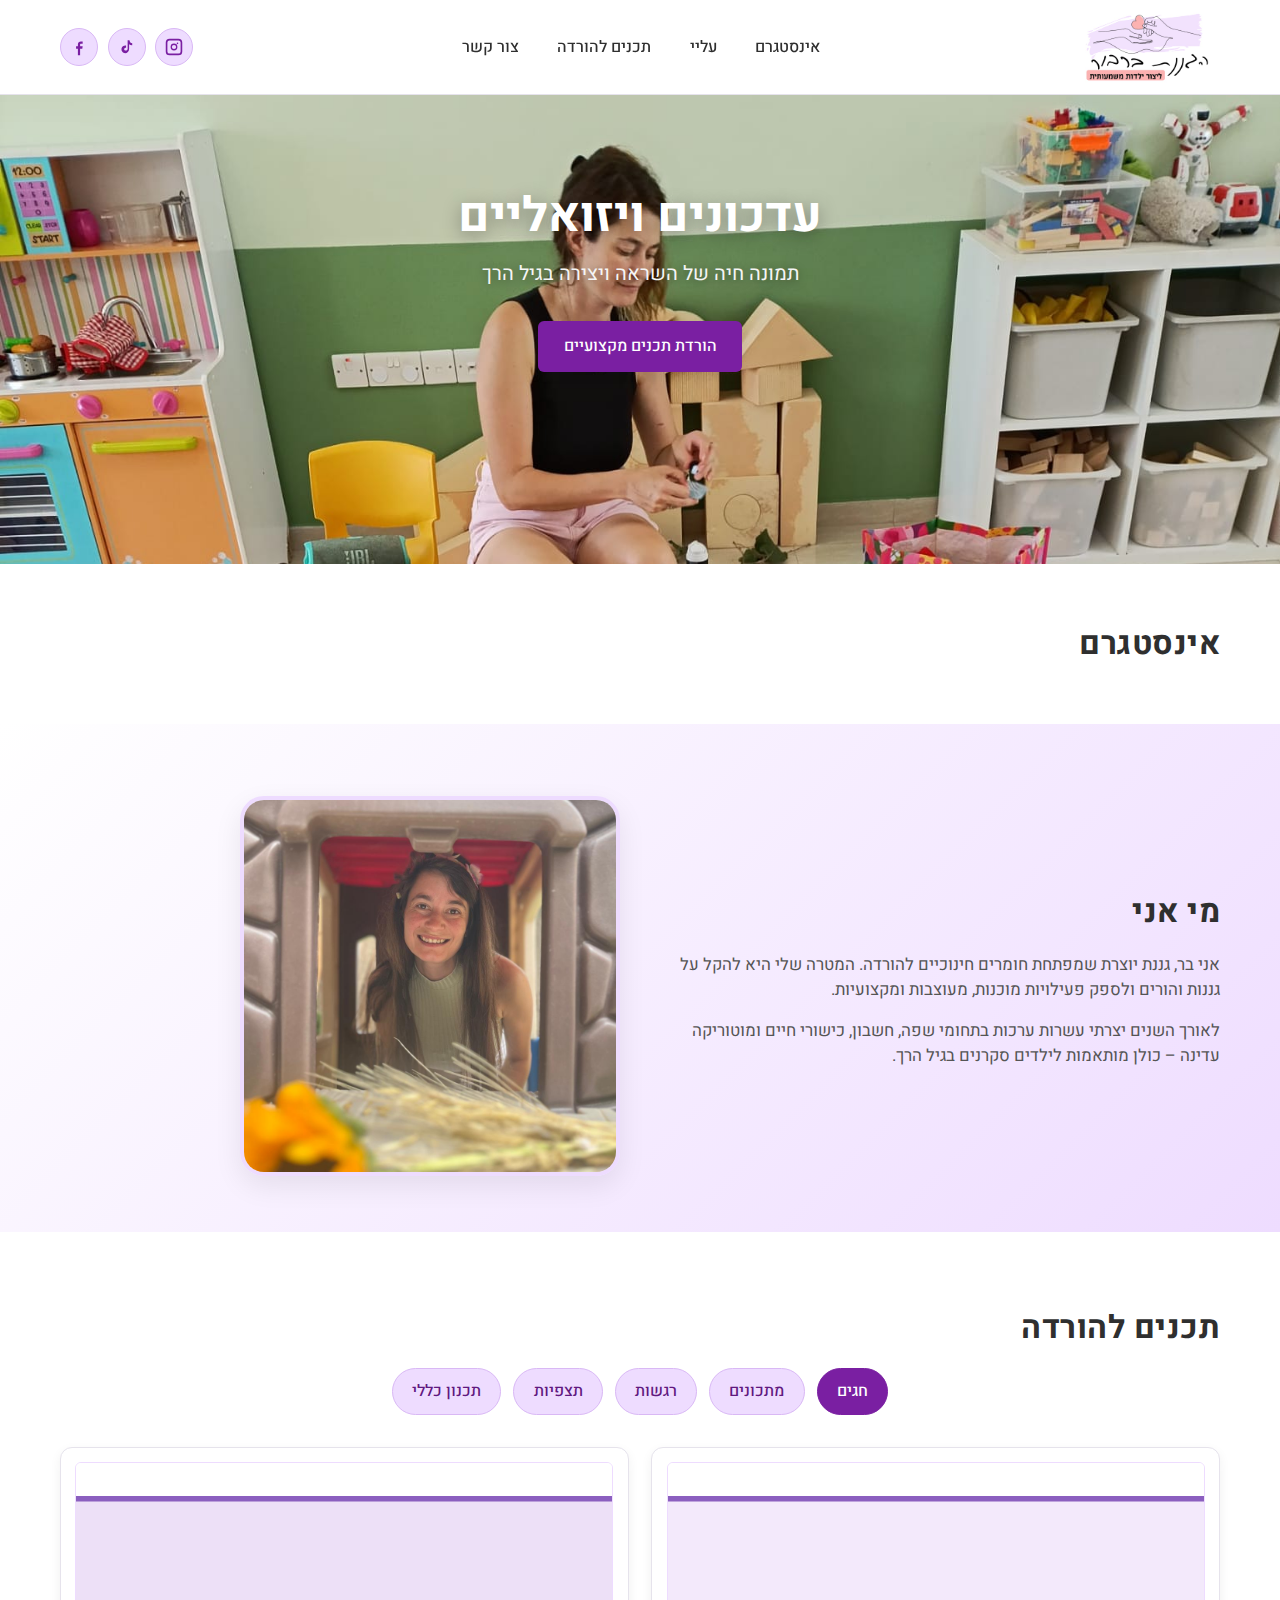
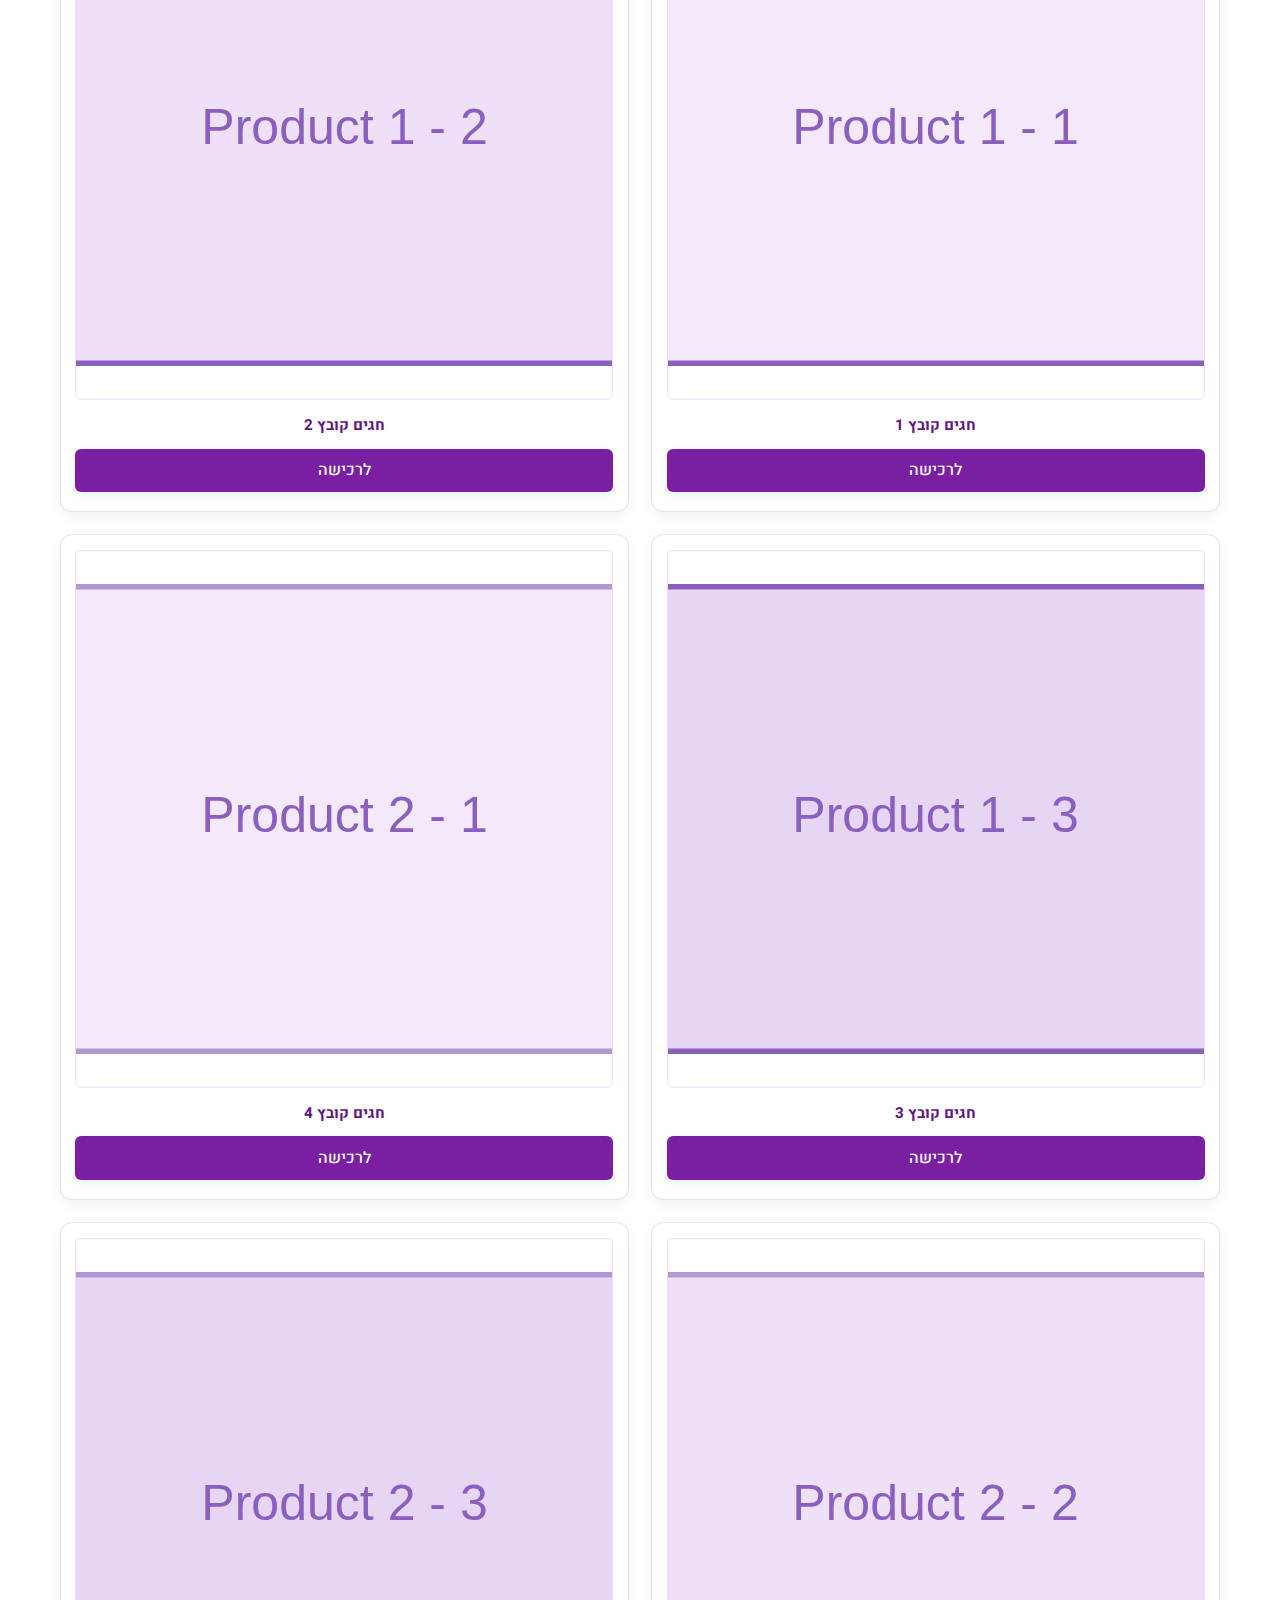
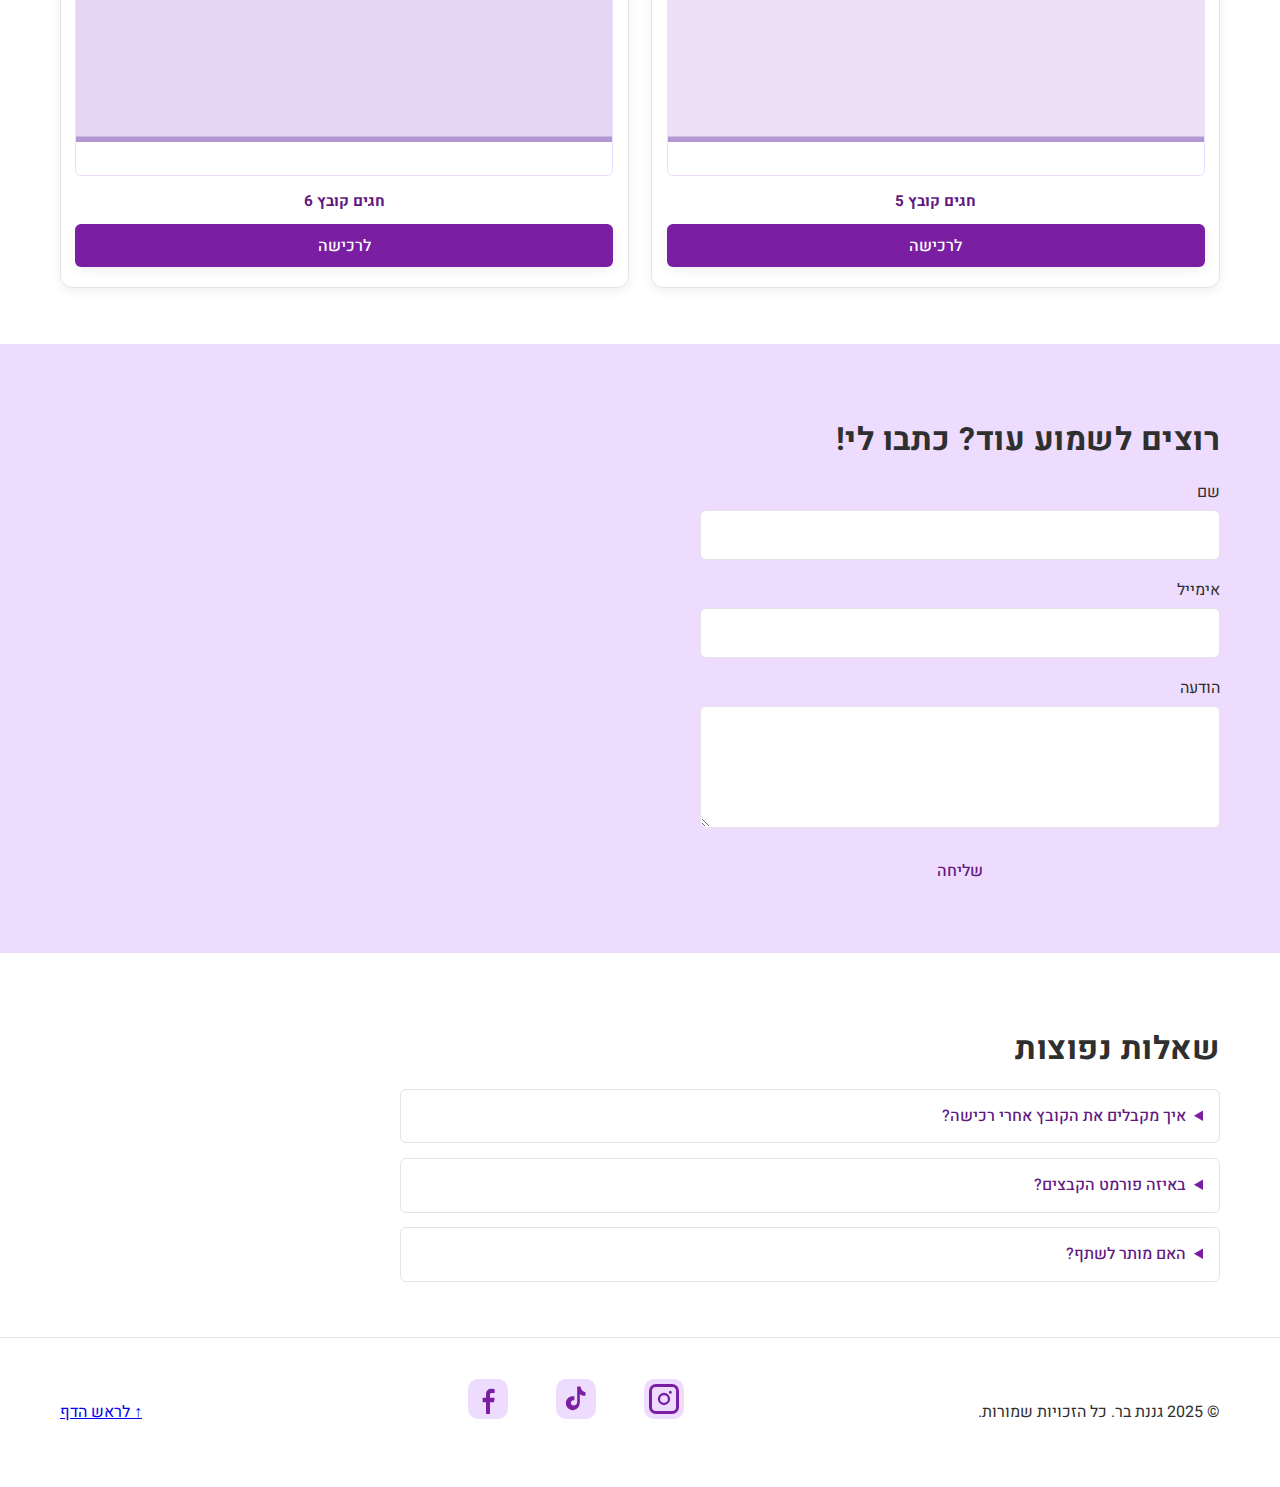
<file: website/index.html>
<!DOCTYPE html>
<html lang="he" dir="rtl">
<head>
  <meta charset="UTF-8" />
  <meta name="viewport" content="width=device-width, initial-scale=1.0" />
  <title>גננת בר - חנות קבצים חינוכיים</title>
  <meta name="description" content="קבצים חינוכיים איכותיים להורדה לגיל הרך. יצירה, למידה ומשחק.">
  <link rel="preconnect" href="https://fonts.googleapis.com">
  <link rel="preconnect" href="https://fonts.gstatic.com" crossorigin>
  <link href="https://fonts.googleapis.com/css2?family=Heebo:wght@300;400;500;600;700&display=swap" rel="stylesheet">
  <link rel="stylesheet" href="css/style.css?v=1">
  <link rel="stylesheet" href="css/responsive.css?v=1">
</head>
<body>
  <!-- Header -->
  <header class="site-header" id="top">
    <div class="container header-inner">
      <div class="logo"><img src="images/logo.png" alt="לוגו" class="logo-img" /></div>
      <div class="nav-wrapper">
        <nav class="main-nav" id="mainNav">
          <button class="nav-toggle" id="navToggle" aria-label="תפריט">☰</button>
          <ul class="nav-list">
            <li><a href="#instagram">אינסטגרם</a></li>
            <li><a href="#about">עליי</a></li>
            <li><a href="#shop">תכנים להורדה</a></li>
            <li><a href="#contact">צור קשר</a></li>
          </ul>
        </nav>
      </div>
      <div class="header-social">
        <a href="https://www.instagram.com/lapidotbar/" target="_blank" aria-label="Instagram"><img src="images/icon-instagram.svg" alt="Instagram" /></a>
        <a href="https://www.tiktok.com/@lapidotbar" target="_blank" aria-label="TikTok"><img src="images/icon-tiktok.svg" alt="TikTok" /></a>
        <a href="https://www.facebook.com/haganenet.barbur" target="_blank" aria-label="Facebook"><img src="images/icon-facebook.svg" alt="Facebook" /></a>
      </div>
    </div>
  </header>

  <!-- Hero -->
  <section class="hero main-hero no-overlay" id="top-hero">
      <div class="hero-content-plain">
        <h1 class="hero-inline-title">עדכונים ויזואליים</h1>
        <p class="hero-inline-sub">תמונה חיה של השראה ויצירה בגיל הרך</p>
  <a href="#shop" class="btn primary hero-inline-btn">הורדת תכנים מקצועיים</a>
      </div>
  </section>

  <!-- Instagram feed separate section -->
  <section class="instagram-feed-section" id="instagram">
    <div class="container">
      <h2 class="section-title">אינסטגרם</h2>
      <div class="instagram-feed-wrapper standalone">
        <div class="elfsight-app-a230e2ce-ccd9-4ccb-8baf-a0e73d0e0b87" data-elfsight-app-lazy></div>
      </div>
    </div>
  </section>


  <!-- About -->
  <section class="about" id="about">
    <div class="container about-layout">
      <div class="about-text-block">
        <h2 class="section-title">מי אני</h2>
        <p class="about-text">אני בר, גננת יוצרת שמפתחת חומרים חינוכיים להורדה. המטרה שלי היא להקל על גננות והורים ולספק פעילויות מוכנות, מעוצבות ומקצועיות.</p>
        <p class="about-text">לאורך השנים יצרתי עשרות ערכות בתחומי שפה, חשבון, כישורי חיים ומוטוריקה עדינה – כולן מותאמות לילדים סקרנים בגיל הרך.</p>
      </div>
      <div class="about-image-wrapper">
        <img src="images/whoami.jpeg" alt="בר – גננת בפעילות" class="about-image" />
      </div>
    </div>
  </section>

  <!-- Shop -->
  <section class="shop" id="shop">
    <div class="container">
  <h2 class="section-title">תכנים להורדה</h2>
      <nav class="shop-category-nav" aria-label="קטגוריות חנות">
        <ul class="shop-cat-list">
          <li><button class="shop-cat-btn active" data-target="holidays">חגים</button></li>
          <li><button class="shop-cat-btn" data-target="recipes">מתכונים</button></li>
          <li><button class="shop-cat-btn" data-target="emotions">רגשות</button></li>
          <li><button class="shop-cat-btn" data-target="observations">תצפיות</button></li>
          <li><button class="shop-cat-btn" data-target="planning">תכנון כללי</button></li>
        </ul>
      </nav>
      <div class="product-panels">
        <div class="product-panel" data-panel="holidays">
          <div class="file-grid">
            <div class="file-card"><img src="images/product1-slide1.svg" alt="חגים קובץ 1"><h4>חגים קובץ 1</h4><a class="btn primary" href="purchase.html?cat=holidays&file=1">לרכישה</a></div>
            <div class="file-card"><img src="images/product1-slide2.svg" alt="חגים קובץ 2"><h4>חגים קובץ 2</h4><a class="btn primary" href="purchase.html?cat=holidays&file=2">לרכישה</a></div>
            <div class="file-card"><img src="images/product1-slide3.svg" alt="חגים קובץ 3"><h4>חגים קובץ 3</h4><a class="btn primary" href="purchase.html?cat=holidays&file=3">לרכישה</a></div>
            <div class="file-card"><img src="images/product2-slide1.svg" alt="חגים קובץ 4"><h4>חגים קובץ 4</h4><a class="btn primary" href="purchase.html?cat=holidays&file=4">לרכישה</a></div>
            <div class="file-card"><img src="images/product2-slide2.svg" alt="חגים קובץ 5"><h4>חגים קובץ 5</h4><a class="btn primary" href="purchase.html?cat=holidays&file=5">לרכישה</a></div>
            <div class="file-card"><img src="images/product2-slide3.svg" alt="חגים קובץ 6"><h4>חגים קובץ 6</h4><a class="btn primary" href="purchase.html?cat=holidays&file=6">לרכישה</a></div>
          </div>
        </div>
        <div class="product-panel hidden" data-panel="recipes">
          <div class="file-grid">
            <div class="file-card"><img src="images/product3-slide1.svg" alt="מתכונים קובץ 1"><h4>מתכונים קובץ 1</h4><a class="btn primary" href="purchase.html?cat=recipes&file=1">לרכישה</a></div>
            <div class="file-card"><img src="images/product3-slide2.svg" alt="מתכונים קובץ 2"><h4>מתכונים קובץ 2</h4><a class="btn primary" href="purchase.html?cat=recipes&file=2">לרכישה</a></div>
            <div class="file-card"><img src="images/product3-slide3.svg" alt="מתכונים קובץ 3"><h4>מתכונים קובץ 3</h4><a class="btn primary" href="purchase.html?cat=recipes&file=3">לרכישה</a></div>
            <div class="file-card"><img src="images/product4-slide1.svg" alt="מתכונים קובץ 4"><h4>מתכונים קובץ 4</h4><a class="btn primary" href="purchase.html?cat=recipes&file=4">לרכישה</a></div>
            <div class="file-card"><img src="images/product4-slide2.svg" alt="מתכונים קובץ 5"><h4>מתכונים קובץ 5</h4><a class="btn primary" href="purchase.html?cat=recipes&file=5">לרכישה</a></div>
            <div class="file-card"><img src="images/product4-slide3.svg" alt="מתכונים קובץ 6"><h4>מתכונים קובץ 6</h4><a class="btn primary" href="purchase.html?cat=recipes&file=6">לרכישה</a></div>
          </div>
        </div>
        <div class="product-panel hidden" data-panel="emotions">
          <div class="file-grid">
            <div class="file-card"><img src="images/product4-slide1.svg" alt="רגשות קובץ 1"><h4>רגשות קובץ 1</h4><a class="btn primary" href="purchase.html?cat=emotions&file=1">לרכישה</a></div>
            <div class="file-card"><img src="images/product4-slide2.svg" alt="רגשות קובץ 2"><h4>רגשות קובץ 2</h4><a class="btn primary" href="purchase.html?cat=emotions&file=2">לרכישה</a></div>
            <div class="file-card"><img src="images/product4-slide3.svg" alt="רגשות קובץ 3"><h4>רגשות קובץ 3</h4><a class="btn primary" href="purchase.html?cat=emotions&file=3">לרכישה</a></div>
            <div class="file-card"><img src="images/product1-slide1.svg" alt="רגשות קובץ 4"><h4>רגשות קובץ 4</h4><a class="btn primary" href="purchase.html?cat=emotions&file=4">לרכישה</a></div>
            <div class="file-card"><img src="images/product1-slide2.svg" alt="רגשות קובץ 5"><h4>רגשות קובץ 5</h4><a class="btn primary" href="purchase.html?cat=emotions&file=5">לרכישה</a></div>
            <div class="file-card"><img src="images/product1-slide3.svg" alt="רגשות קובץ 6"><h4>רגשות קובץ 6</h4><a class="btn primary" href="purchase.html?cat=emotions&file=6">לרכישה</a></div>
          </div>
        </div>
        <div class="product-panel hidden" data-panel="observations">
          <div class="file-grid">
            <div class="file-card"><img src="images/product2-slide1.svg" alt="תצפיות קובץ 1"><h4>תצפיות קובץ 1</h4><a class="btn primary" href="purchase.html?cat=observations&file=1">לרכישה</a></div>
            <div class="file-card"><img src="images/product2-slide2.svg" alt="תצפיות קובץ 2"><h4>תצפיות קובץ 2</h4><a class="btn primary" href="purchase.html?cat=observations&file=2">לרכישה</a></div>
            <div class="file-card"><img src="images/product2-slide3.svg" alt="תצפיות קובץ 3"><h4>תצפיות קובץ 3</h4><a class="btn primary" href="purchase.html?cat=observations&file=3">לרכישה</a></div>
            <div class="file-card"><img src="images/product3-slide1.svg" alt="תצפיות קובץ 4"><h4>תצפיות קובץ 4</h4><a class="btn primary" href="purchase.html?cat=observations&file=4">לרכישה</a></div>
            <div class="file-card"><img src="images/product3-slide2.svg" alt="תצפיות קובץ 5"><h4>תצפיות קובץ 5</h4><a class="btn primary" href="purchase.html?cat=observations&file=5">לרכישה</a></div>
            <div class="file-card"><img src="images/product3-slide3.svg" alt="תצפיות קובץ 6"><h4>תצפיות קובץ 6</h4><a class="btn primary" href="purchase.html?cat=observations&file=6">לרכישה</a></div>
          </div>
        </div>
        <div class="product-panel hidden" data-panel="planning">
          <div class="file-grid">
            <div class="file-card"><img src="images/product1-slide1.svg" alt="תכנון כללי קובץ 1"><h4>תכנון כללי קובץ 1</h4><a class="btn primary" href="purchase.html?cat=planning&file=1">לרכישה</a></div>
            <div class="file-card"><img src="images/product1-slide2.svg" alt="תכנון כללי קובץ 2"><h4>תכנון כללי קובץ 2</h4><a class="btn primary" href="purchase.html?cat=planning&file=2">לרכישה</a></div>
            <div class="file-card"><img src="images/product1-slide3.svg" alt="תכנון כללי קובץ 3"><h4>תכנון כללי קובץ 3</h4><a class="btn primary" href="purchase.html?cat=planning&file=3">לרכישה</a></div>
            <div class="file-card"><img src="images/product4-slide1.svg" alt="תכנון כללי קובץ 4"><h4>תכנון כללי קובץ 4</h4><a class="btn primary" href="purchase.html?cat=planning&file=4">לרכישה</a></div>
            <div class="file-card"><img src="images/product4-slide2.svg" alt="תכנון כללי קובץ 5"><h4>תכנון כללי קובץ 5</h4><a class="btn primary" href="purchase.html?cat=planning&file=5">לרכישה</a></div>
            <div class="file-card"><img src="images/product4-slide3.svg" alt="תכנון כללי קובץ 6"><h4>תכנון כללי קובץ 6</h4><a class="btn primary" href="purchase.html?cat=planning&file=6">לרכישה</a></div>
          </div>
        </div>
      </div>
    </div>
  </section>

  <!-- Contact -->
  <section class="contact" id="contact">
    <div class="container">
  <h2 class="section-title">רוצים לשמוע עוד? כתבו לי!</h2>
      <form class="contact-form" id="contactForm">
        <div class="form-row">
          <label for="name">שם</label>
          <input type="text" id="name" required>
        </div>
        <div class="form-row">
          <label for="email">אימייל</label>
          <input type="email" id="email" required>
        </div>
        <div class="form-row">
          <label for="message">הודעה</label>
          <textarea id="message" rows="4" required></textarea>
        </div>
        <button type="submit" class="btn secondary">שליחה</button>
      </form>
    </div>
  </section>

  <!-- FAQ -->
  <section class="faq" id="faq">
    <div class="container">
      <h2 class="section-title">שאלות נפוצות</h2>
      <div class="faq-list">
        <details>
          <summary>איך מקבלים את הקובץ אחרי רכישה?</summary>
          <p>מיד אחרי הרכישה יופיע קישור להורדה וגם יישלח אימייל אוטומטי.</p>
        </details>
        <details>
          <summary>באיזה פורמט הקבצים?</summary>
          <p>רוב הקבצים בפורמט PDF מוכן להדפסה. לעיתים גם PNG/ZIP.</p>
        </details>
        <details>
          <summary>האם מותר לשתף?</summary>
          <p>השימוש פרטי או בכיתה שלך. אין להפיץ בקבוצות או למכור מחדש.</p>
        </details>
      </div>
    </div>
  </section>

  <footer class="site-footer">
    <div class="container footer-inner row-layout">
      <div class="footer-col footer-right">
        <p>© 2025 גננת בר. כל הזכויות שמורות.</p>
      </div>
      <div class="footer-col footer-center">
        <div class="social-links">
          <a href="https://www.instagram.com/lapidotbar/" target="_blank" aria-label="Instagram" class="social-icon"><img src="images/icon-instagram.svg" alt="Instagram"/></a>
          <a href="https://www.tiktok.com/@lapidotbar" target="_blank" aria-label="TikTok" class="social-icon"><img src="images/icon-tiktok.svg" alt="TikTok"/></a>
          <a href="https://www.facebook.com/haganenet.barbur" target="_blank" aria-label="Facebook" class="social-icon"><img src="images/icon-facebook.svg" alt="Facebook"/></a>
        </div>
      </div>
      <div class="footer-col footer-left">
        <a href="#top" class="back-to-top">↑ לראש הדף</a>
      </div>
    </div>
  </footer>

  <script src="js/main.js"></script>
  <script src="https://elfsightcdn.com/platform.js" async></script>
</body>
</html>
</file>
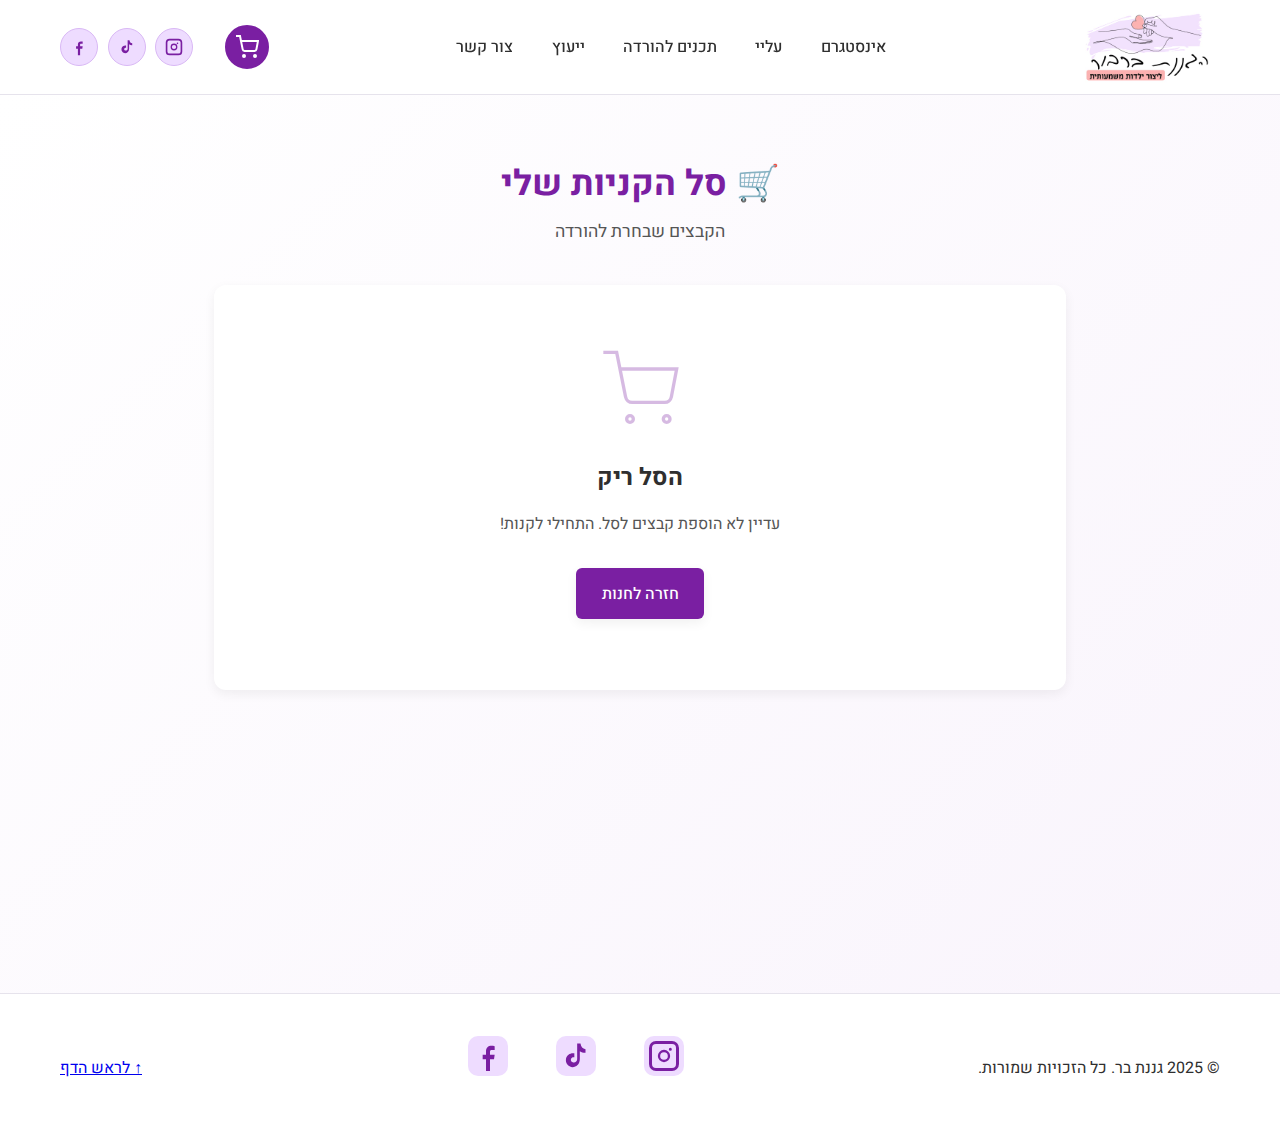
<file: cart.html>
<!DOCTYPE html>
<html lang="he" dir="rtl">
<head>
  <meta charset="UTF-8" />
  <meta name="viewport" content="width=device-width, initial-scale=1.0" />
  <title>סל הקניות - גננת בר</title>
  <link rel="preconnect" href="https://fonts.googleapis.com">
  <link rel="preconnect" href="https://fonts.gstatic.com" crossorigin>
  <link href="https://fonts.googleapis.com/css2?family=Heebo:wght@300;400;500;600;700&display=swap" rel="stylesheet">
  <link rel="stylesheet" href="css/style.css?v=1">
  <link rel="stylesheet" href="css/responsive.css?v=1">
  <link rel="stylesheet" href="css/animations.css?v=1">
  <style>
    .cart-page {
      min-height: 100vh;
      background: linear-gradient(135deg, #FFFFFF, #F9F4FC);
      padding: 2rem 0 4rem;
    }
    
    .cart-container {
      max-width: 900px;
      margin: 0 auto;
      padding: 0 1.5rem;
    }
    
    .cart-header {
      text-align: center;
      margin-bottom: 2.5rem;
      padding-top: 2rem;
    }
    
    .cart-header h1 {
      color: var(--primary-purple);
      font-size: 2.2rem;
      margin-bottom: 0.5rem;
    }
    
    .cart-header p {
      color: var(--text-mid);
      font-size: 1.1rem;
    }
    
    .cart-empty {
      text-align: center;
      padding: 4rem 2rem;
      background: #fff;
      border-radius: var(--radius);
      box-shadow: var(--shadow);
    }
    
    .cart-empty svg {
      width: 80px;
      height: 80px;
      margin-bottom: 1.5rem;
      color: var(--primary-purple);
      opacity: 0.3;
    }
    
    .cart-empty h2 {
      color: var(--text-dark);
      margin-bottom: 1rem;
    }
    
    .cart-empty p {
      color: var(--text-mid);
      margin-bottom: 2rem;
    }
    
    .cart-items {
      background: #fff;
      border-radius: var(--radius);
      box-shadow: var(--shadow);
      padding: 1.5rem;
      margin-bottom: 2rem;
    }
    
    .cart-item {
      display: grid;
      grid-template-columns: 100px 1fr auto auto;
      gap: 1.5rem;
      align-items: center;
      padding: 1.5rem;
      border-bottom: 1px solid var(--border);
      transition: var(--transition);
    }
    
    .cart-item:last-child {
      border-bottom: none;
    }
    
    .cart-item:hover {
      background: #fafafa;
    }
    
    .cart-item-image {
      width: 100px;
      height: 100px;
      border-radius: var(--radius-sm);
      object-fit: cover;
      border: 1px solid var(--border);
    }
    
    .cart-item-info h3 {
      color: var(--primary-purple-dark);
      font-size: 1.1rem;
      margin-bottom: 0.3rem;
    }
    
    .cart-item-info p {
      color: var(--text-mid);
      font-size: 0.9rem;
    }
    
    .cart-item-price {
      font-size: 1.3rem;
      font-weight: 600;
      color: var(--primary-purple);
    }
    
    .remove-btn {
      background: transparent;
      border: none;
      color: #e74c3c;
      cursor: pointer;
      padding: 0.5rem;
      transition: var(--transition);
      font-size: 1.5rem;
      line-height: 1;
    }
    
    .remove-btn:hover {
      color: #c0392b;
      transform: scale(1.2);
    }
    
    .cart-summary {
      background: #fff;
      border-radius: var(--radius);
      box-shadow: var(--shadow);
      padding: 2rem;
      margin-bottom: 2rem;
    }
    
    .cart-total {
      display: flex;
      justify-content: space-between;
      align-items: center;
      padding: 1.5rem 0;
      border-top: 2px solid var(--primary-purple);
      border-bottom: 2px solid var(--primary-purple);
      margin-bottom: 2rem;
    }
    
    .cart-total h2 {
      color: var(--text-dark);
      font-size: 1.5rem;
    }
    
    .cart-total-price {
      font-size: 2rem;
      font-weight: 700;
      color: var(--primary-purple);
    }
    
    .contact-form {
      background: #fff;
      border-radius: var(--radius);
      box-shadow: var(--shadow);
      padding: 2rem;
    }
    
    .contact-form h2 {
      color: var(--primary-purple);
      margin-bottom: 1.5rem;
      text-align: center;
    }
    
    .form-group {
      margin-bottom: 1.5rem;
    }
    
    .form-group label {
      display: block;
      color: var(--text-dark);
      font-weight: 500;
      margin-bottom: 0.5rem;
    }
    
    .form-group input,
    .form-group textarea {
      width: 100%;
      padding: 0.9rem;
      border: 2px solid var(--border);
      border-radius: var(--radius-sm);
      font-family: 'Heebo', sans-serif;
      font-size: 1rem;
      transition: var(--transition);
    }
    
    .form-group input:focus,
    .form-group textarea:focus {
      outline: none;
      border-color: var(--primary-purple);
    }
    
    .form-group textarea {
      resize: vertical;
      min-height: 150px;
    }
    
    .submit-btn {
      width: 100%;
      background: var(--primary-purple);
      color: #fff;
      border: none;
      padding: 1rem;
      border-radius: var(--radius-sm);
      font-size: 1.1rem;
      font-weight: 600;
      cursor: pointer;
      transition: var(--transition);
      font-family: 'Heebo', sans-serif;
    }
    
    .submit-btn:hover {
      background: var(--primary-purple-dark);
      transform: translateY(-2px);
      box-shadow: 0 6px 20px rgba(122, 31, 162, 0.3);
    }
    
    .submit-btn:active {
      transform: translateY(0);
    }
    
    .clear-cart-btn {
      width: 100%;
      background: #fff;
      color: #e74c3c;
      border: 2px solid #e74c3c;
      padding: 0.5rem;
      border-radius: var(--radius-sm);
      font-size: 0.85rem;
      font-weight: 600;
      cursor: pointer;
      transition: var(--transition);
      font-family: 'Heebo', sans-serif;
      margin-top: 1rem;
    }
    
    .clear-cart-btn:hover {
      background: #e74c3c;
      color: #fff;
      transform: translateY(-2px);
      box-shadow: 0 4px 12px rgba(231, 76, 60, 0.3);
    }
    
    .clear-cart-btn:active {
      transform: translateY(0);
    }
    
    .submit-buttons {
      display: grid;
      grid-template-columns: 1fr 1fr;
      gap: 1rem;
      margin-top: 1rem;
    }
    
    .whatsapp-btn {
      background: #25D366 !important;
      border: none;
    }
    
    .whatsapp-btn:hover {
      background: #20BA5A !important;
    }
    
    .email-btn {
      background: #4285F4 !important;
      border: none;
    }
    
    .email-btn:hover {
      background: #3367D6 !important;
    }
    
    @media (max-width: 600px) {
      .submit-buttons {
        grid-template-columns: 1fr;
      }
    }
    
    /* Modal */
    .modal {
      display: none;
      position: fixed;
      top: 0;
      left: 0;
      width: 100%;
      height: 100%;
      background: rgba(0, 0, 0, 0.6);
      z-index: 10000;
      align-items: center;
      justify-content: center;
    }
    
    .modal.show {
      display: flex;
    }
    
    .modal-content {
      background: #fff;
      padding: 3rem 2rem;
      border-radius: var(--radius);
      max-width: 500px;
      width: 90%;
      text-align: center;
      box-shadow: 0 10px 40px rgba(0, 0, 0, 0.3);
      animation: modalSlideIn 0.3s ease;
    }
    
    @keyframes modalSlideIn {
      from {
        opacity: 0;
        transform: translateY(-50px);
      }
      to {
        opacity: 1;
        transform: translateY(0);
      }
    }
    
    .modal-logo {
      width: 120px;
      margin-bottom: 1.5rem;
    }
    
    .modal-content h2 {
      color: var(--primary-purple);
      font-size: 1.8rem;
      margin-bottom: 1rem;
    }
    
    .modal-content p {
      color: var(--text-mid);
      font-size: 1.1rem;
      line-height: 1.6;
      margin-bottom: 2rem;
    }
    
    .modal-close-btn {
      background: var(--primary-purple);
      color: #fff;
      border: none;
      padding: 0.8rem 2rem;
      border-radius: var(--radius-sm);
      font-size: 1rem;
      font-weight: 600;
      cursor: pointer;
      font-family: 'Heebo', sans-serif;
      transition: var(--transition);
    }
    
    .modal-close-btn:hover {
      background: var(--primary-purple-dark);
    }
    
    @keyframes wiggle {
      0%, 100% { transform: rotate(0deg); }
      25% { transform: rotate(-10deg); }
      75% { transform: rotate(10deg); }
    }
    
    .gift-icon-wiggle {
      display: inline-block;
      animation: wiggle 2s ease-in-out infinite;
    }
    
    @media (max-width: 768px) {
      .cart-item {
        grid-template-columns: 80px 1fr;
        gap: 1rem;
      }
      
      .cart-item-price {
        grid-column: 2;
        justify-self: start;
        margin-top: 0.5rem;
      }
      
      .remove-btn {
        grid-column: 2;
        justify-self: end;
        grid-row: 1;
      }
    }
  </style>
</head>
<body>
  <!-- Header -->
  <header class="site-header" id="top">
    <div class="container header-inner">
      <div class="logo"><a href="index.html"><img src="images/logo.png" alt="לוגו" class="logo-img" /></a></div>
      <div class="nav-wrapper">
        <nav class="main-nav" id="mainNav">
          <button class="nav-toggle" id="navToggle" aria-label="תפריט">☰</button>
          <ul class="nav-list">
            <li><a href="index.html#instagram">אינסטגרם</a></li>
            <li><a href="index.html#about">עליי</a></li>
            <li><a href="index.html#shop">תכנים להורדה</a></li>
            <li><a href="consulting.html">ייעוץ</a></li>
            <li><a href="index.html#contact">צור קשר</a></li>
          </ul>
        </nav>
      </div>
      <div class="header-actions">
        <a href="cart.html" class="cart-icon" aria-label="סל קניות">
          <svg width="24" height="24" viewBox="0 0 24 24" fill="none" stroke="currentColor" stroke-width="2">
            <circle cx="9" cy="21" r="1"></circle>
            <circle cx="20" cy="21" r="1"></circle>
            <path d="M1 1h4l2.68 13.39a2 2 0 0 0 2 1.61h9.72a2 2 0 0 0 2-1.61L23 6H6"></path>
          </svg>
          <span class="cart-count">0</span>
        </a>
        <div class="header-social">
          <a href="https://www.instagram.com/lapidotbar/" target="_blank" aria-label="Instagram"><img src="images/icon-instagram.svg" alt="Instagram" /></a>
          <a href="https://www.tiktok.com/@lapidotbar" target="_blank" aria-label="TikTok"><img src="images/icon-tiktok.svg" alt="TikTok" /></a>
          <a href="https://www.facebook.com/haganenet.barbur" target="_blank" aria-label="Facebook"><img src="images/icon-facebook.svg" alt="Facebook" /></a>
        </div>
      </div>
    </div>
  </header>

  <div class="cart-page">
    <div class="cart-container">
      <div class="cart-header">
        <h1>🛒 סל הקניות שלי</h1>
        <p>הקבצים שבחרת להורדה</p>
      </div>

      <!-- Empty cart message -->
      <div class="cart-empty" id="emptyCart" style="display:none;">
        <svg xmlns="http://www.w3.org/2000/svg" fill="none" viewBox="0 0 24 24" stroke="currentColor">
          <circle cx="9" cy="21" r="1"></circle>
          <circle cx="20" cy="21" r="1"></circle>
          <path d="M1 1h4l2.68 13.39a2 2 0 0 0 2 1.61h9.72a2 2 0 0 0 2-1.61L23 6H6"></path>
        </svg>
        <h2>הסל ריק</h2>
        <p>עדיין לא הוספת קבצים לסל. התחילי לקנות!</p>
        <a href="index.html#shop" class="btn primary">חזרה לחנות</a>
      </div>

      <!-- Cart items -->
      <div class="cart-content" id="cartContent" style="display:none;">
        <div class="cart-items" id="cartItems">
          <!-- Items will be inserted here by JavaScript -->
        </div>

        <div class="cart-summary">
          <div class="cart-total">
            <h2>סה"כ לתשלום:</h2>
            <div class="cart-total-price" id="totalPrice">₪0.00</div>
          </div>
          <button class="clear-cart-btn" onclick="clearCart()">🗑️ נקה סל</button>
        </div>

        <div class="contact-form">
          <h2>📝 פרטי ההזמנה</h2>
          <form id="checkoutForm" action="https://hooks.zapier.com/hooks/catch/25633253/uftqsm6/" method="POST">
            <div class="form-group">
              <label for="customerName">שם מלא *</label>
              <input type="text" id="customerName" name="name" required placeholder="הכניסי את שמך המלא">
            </div>
            
            <div class="form-group">
              <label for="customerPhone">מספר טלפון *</label>
              <input type="tel" id="customerPhone" name="phone" required placeholder="050-1234567">
            </div>
            
            <div class="form-group">
              <label for="customerEmail">אימייל *</label>
              <input type="email" id="customerEmail" name="email" required placeholder="example@email.com">
            </div>
            
            <div class="form-group">
              <label for="customerMessage">הזמנה</label>
              <textarea id="customerMessage" name="message"></textarea>
            </div>
            
            <input type="hidden" name="source_type" value="PURCHASE">
            
            <div class="submit-buttons">
              <button type="button" class="submit-btn whatsapp-btn" onclick="sendViaWhatsApp()">
                <svg width="20" height="20" viewBox="0 0 24 24" fill="currentColor" style="display:inline-block; vertical-align:middle; margin-left:8px;">
                  <path d="M17.472 14.382c-.297-.149-1.758-.867-2.03-.967-.273-.099-.471-.148-.67.15-.197.297-.767.966-.94 1.164-.173.199-.347.223-.644.075-.297-.15-1.255-.463-2.39-1.475-.883-.788-1.48-1.761-1.653-2.059-.173-.297-.018-.458.13-.606.134-.133.298-.347.446-.52.149-.174.198-.298.298-.497.099-.198.05-.371-.025-.52-.075-.149-.669-1.612-.916-2.207-.242-.579-.487-.5-.669-.51-.173-.008-.371-.01-.57-.01-.198 0-.52.074-.792.372-.272.297-1.04 1.016-1.04 2.479 0 1.462 1.065 2.875 1.213 3.074.149.198 2.096 3.2 5.077 4.487.709.306 1.262.489 1.694.625.712.227 1.36.195 1.871.118.571-.085 1.758-.719 2.006-1.413.248-.694.248-1.289.173-1.413-.074-.124-.272-.198-.57-.347m-5.421 7.403h-.004a9.87 9.87 0 01-5.031-1.378l-.361-.214-3.741.982.998-3.648-.235-.374a9.86 9.86 0 01-1.51-5.26c.001-5.45 4.436-9.884 9.888-9.884 2.64 0 5.122 1.03 6.988 2.898a9.825 9.825 0 012.893 6.994c-.003 5.45-4.437 9.884-9.885 9.884m8.413-18.297A11.815 11.815 0 0012.05 0C5.495 0 .16 5.335.157 11.892c0 2.096.547 4.142 1.588 5.945L.057 24l6.305-1.654a11.882 11.882 0 005.683 1.448h.005c6.554 0 11.89-5.335 11.893-11.893a11.821 11.821 0 00-3.48-8.413z"/>
                </svg>
                שלחי ב-WhatsApp
              </button>
              <button type="submit" class="submit-btn email-btn">
                <svg width="20" height="20" viewBox="0 0 24 24" fill="none" stroke="currentColor" stroke-width="2" style="display:inline-block; vertical-align:middle; margin-left:8px;">
                  <path d="M4 4h16c1.1 0 2 .9 2 2v12c0 1.1-.9 2-2 2H4c-1.1 0-2-.9-2-2V6c0-1.1.9-2 2-2z"></path>
                  <polyline points="22,6 12,13 2,6"></polyline>
                </svg>
                שלחי במייל
              </button>
            </div>
          </form>
          <div id="form-status" style="display:none; margin-top:1rem; padding:1rem; border-radius:8px; text-align:center;"></div>
        </div>
      </div>
    </div>
  </div>

  <!-- Thank You Modal -->
  <div class="modal" id="thankYouModal">
    <div class="modal-content">
      <img src="images/logo.png" alt="לוגו גננת בר" class="modal-logo">
      <h2>תודה רבה לך! 💜</h2>
      <p>חוזרת אלייך עד מחר לכל המאוחר להמשך רכישה</p>
      <p><strong>הגננת ברבור</strong></p>
      <button class="modal-close-btn" onclick="closeModal()">סגור</button>
    </div>
  </div>

  <footer class="site-footer">
    <div class="container footer-inner row-layout">
      <div class="footer-col footer-right">
        <p>© 2025 גננת בר. כל הזכויות שמורות.</p>
      </div>
      <div class="footer-col footer-center">
        <div class="social-links">
          <a href="https://www.instagram.com/lapidotbar/" target="_blank" aria-label="Instagram" class="social-icon"><img src="images/icon-instagram.svg" alt="Instagram"/></a>
          <a href="https://www.tiktok.com/@lapidotbar" target="_blank" aria-label="TikTok" class="social-icon"><img src="images/icon-tiktok.svg" alt="TikTok"/></a>
          <a href="https://www.facebook.com/haganenet.barbur" target="_blank" aria-label="Facebook" class="social-icon"><img src="images/icon-facebook.svg" alt="Facebook"/></a>
        </div>
      </div>
      <div class="footer-col footer-left">
        <a href="#top" class="back-to-top">↑ לראש הדף</a>
      </div>
    </div>
  </footer>

  <script src="js/main.js"></script>
  
  <script>
    const WHATSAPP_NUMBER = '972526419828'; // WhatsApp number
    
    // Cart management functions
    function getCart() {
      const cart = localStorage.getItem('cart');
      return cart ? JSON.parse(cart) : [];
    }
    
    function saveCart(cart) {
      localStorage.setItem('cart', JSON.stringify(cart));
      updateCartCount();
      renderCart();
    }
    
    function updateCartCount() {
      const cart = getCart();
      const cartCount = document.querySelector('.cart-count');
      if (cartCount) {
        cartCount.textContent = cart.length;
        cartCount.style.display = cart.length > 0 ? 'flex' : 'none';
      }
    }
    
    function removeFromCart(key) {
      const cart = getCart();
      const newCart = cart.filter(item => item.key !== key);
      saveCart(newCart);
    }
    
    function clearCart() {
      if (confirm('האם את בטוחה שאת רוצה לנקות את כל הסל?')) {
        localStorage.removeItem('cart');
        updateCartCount();
        renderCart();
      }
    }
    
    function calculateTotal() {
      const cart = getCart();
      const total = cart.reduce((sum, item) => {
        // אם זה מוצר מתנה, לא להוסיף לסכום
        if (item.isFree) return sum;
        
        const price = parseFloat(item.price.replace('₪', '').replace(',', ''));
        return sum + (isNaN(price) ? 0 : price);
      }, 0);
      
      // וידוא שתמיד מחזירים מספר תקין, לא NaN
      return isNaN(total) ? 0 : total;
    }
    
    function renderCart() {
      const cart = getCart();
      const emptyCart = document.getElementById('emptyCart');
      const cartContent = document.getElementById('cartContent');
      const cartItems = document.getElementById('cartItems');
      const totalPrice = document.getElementById('totalPrice');
      
      if (cart.length === 0) {
        emptyCart.style.display = 'block';
        cartContent.style.display = 'none';
      } else {
        emptyCart.style.display = 'none';
        cartContent.style.display = 'block';
        
        // Render items
        cartItems.innerHTML = cart.map(item => `
          <div class="cart-item" data-key="${item.key}">
            <img src="${item.image}" alt="${item.title}" class="cart-item-image">
            <div class="cart-item-info">
              <h3>${item.title}</h3>
              <p>קטגוריה: ${getCategoryName(item.category)}</p>
            </div>
            <div class="cart-item-price">${item.isFree ? '<span style="color: var(--primary-purple); font-size: 1.1rem;">מתנה <span class="gift-icon-wiggle">🎁</span></span>' : item.price}</div>
            <button class="remove-btn" onclick="removeFromCart('${item.key}')" title="הסר מהסל">×</button>
          </div>
        `).join('');
        
        // Update total
        const total = calculateTotal();
        totalPrice.textContent = `₪${total.toFixed(2)}`;
        
        // Update message
        updateMessage();
      }
    }
    
    function getCategoryName(cat) {
      const names = {
        recipes: 'מתכונים',
        birthday: 'יום הולדת',
        holidays: 'חגים',
        general: 'כללי',
        body: 'גוף',
        family: 'משפחה',
        consulting: 'ייעוץ'
      };
      return names[cat] || cat;
    }
    
    function updateMessage() {
      const cart = getCart();
      const total = calculateTotal();
      
      let message = 'היי, אני מעוניינת לרכוש:\n\n';
      
      cart.forEach((item, index) => {
        // לא להציג מחיר עבור מוצרי מתנה
        if (item.isFree) {
          message += `${index + 1}. ${item.title} - מתנה 🎁\n`;
        } else {
          message += `${index + 1}. ${item.title} - ${item.price}\n`;
        }
      });
      
      message += `\nסה"כ: ₪${total.toFixed(2)}\n\n`;
      message += 'אשמח שתחזרי אליי';
      
      document.getElementById('customerMessage').value = message;
    }
    
    function closeModal() {
      document.getElementById('thankYouModal').classList.remove('show');
      // Redirect to homepage after closing
      setTimeout(() => {
        window.location.href = 'index.html';
      }, 500);
    }
    
    function sendViaWhatsApp() {
      const name = document.getElementById('customerName').value;
      const phone = document.getElementById('customerPhone').value;
      const email = document.getElementById('customerEmail').value;
      const message = document.getElementById('customerMessage').value;
      
      if (!name || !phone || !email) {
        alert('אנא מלאי את כל השדות');
        return;
      }
      
      // Send to Zapier webhook
      const formData = new FormData();
      formData.append('name', name);
      formData.append('phone', phone);
      formData.append('email', email);
      formData.append('message', message);
      formData.append('source_type', 'PURCHASE_WHATSAPP');
      
      // Send to Zapier (don't wait for response)
      fetch('https://hooks.zapier.com/hooks/catch/25633253/uftqsm6/', {
        method: 'POST',
        body: formData
      }).catch(err => console.log('Zapier error:', err));
      
      // Create WhatsApp message
      const whatsappMessage = `שלום, אני ${name}\n\n${message}\n\nפרטי ההתקשרות:\nטלפון: ${phone}\nאימייל: ${email}`;
      
      // Encode message for URL
      const encodedMessage = encodeURIComponent(whatsappMessage);
      
      // Open WhatsApp
      const whatsappURL = `https://wa.me/${WHATSAPP_NUMBER}?text=${encodedMessage}`;
      window.open(whatsappURL, '_blank');
      
      // Show thank you modal
      document.getElementById('thankYouModal').classList.add('show');
      
      // Clear cart after successful order
      setTimeout(() => {
        localStorage.removeItem('cart');
      }, 1000);
    }
    
    // Formspree integration for email submission
    document.getElementById('checkoutForm').addEventListener('submit', async function(e) {
      e.preventDefault();
      
      const form = this;
      const submitBtn = form.querySelector('.email-btn');
      const formStatus = document.getElementById('form-status');
      const originalBtnText = submitBtn.innerHTML;
      
      // Disable button and show loading
      submitBtn.disabled = true;
      submitBtn.innerHTML = '<span style="display:inline-block; vertical-align:middle;">⏳ שולח...</span>';
      
      try {
        const formData = new FormData(form);
        const response = await fetch(form.action, {
          method: 'POST',
          body: formData,
          headers: {
            'Accept': 'application/json'
          }
        });
        
        if (response.ok) {
          // Show success modal
          document.getElementById('thankYouModal').classList.add('show');
          
          // Clear cart after successful order
          setTimeout(() => {
            localStorage.removeItem('cart');
          }, 1000);
        } else {
          throw new Error('שגיאה בשליחה');
        }
      } catch (error) {
        formStatus.style.display = 'block';
        formStatus.style.background = '#f8d7da';
        formStatus.style.color = '#721c24';
        formStatus.style.border = '1px solid #f5c6cb';
        formStatus.innerHTML = '❌ אופס! משהו השתבש. נסי שוב או שלחי הודעה ב-WhatsApp.';
      } finally {
        submitBtn.disabled = false;
        submitBtn.innerHTML = originalBtnText;
      }
    });
    
    // Initialize
    updateCartCount();
    renderCart();
  </script>
</body>
</html>
</file>
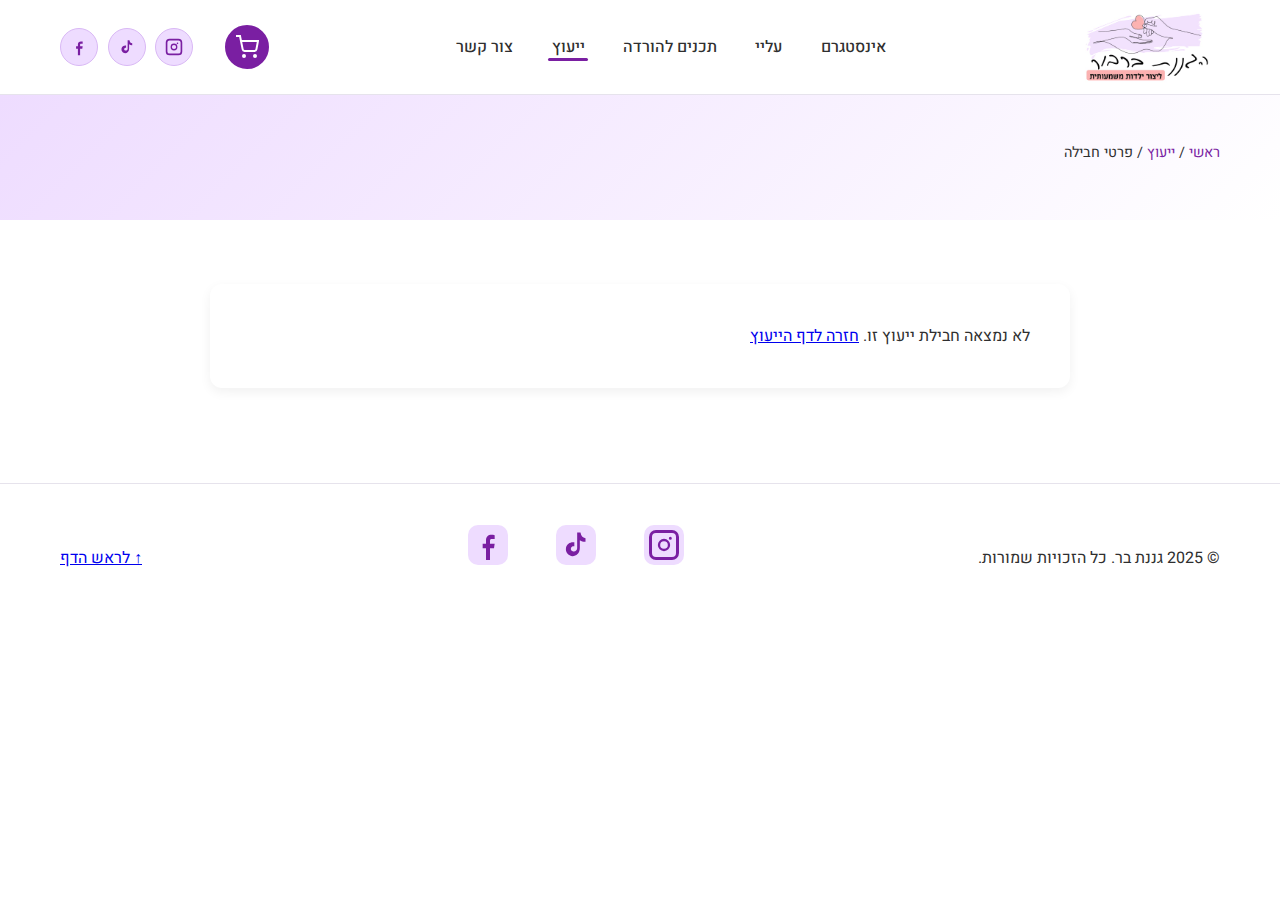
<file: consulting-detail.html>
<!DOCTYPE html>
<html lang="he" dir="rtl">
<head>
  <meta charset="UTF-8" />
  <meta name="viewport" content="width=device-width, initial-scale=1.0" />
  <title>פרטי חבילת ייעוץ - גננת בר</title>
  <link rel="preconnect" href="https://fonts.googleapis.com">
  <link rel="preconnect" href="https://fonts.gstatic.com" crossorigin>
  <link href="https://fonts.googleapis.com/css2?family=Heebo:wght@300;400;500;600;700&display=swap" rel="stylesheet">
  <link rel="stylesheet" href="css/style.css?v=1">
  <link rel="stylesheet" href="css/responsive.css?v=1">
  <style>
    .detail-hero { background:linear-gradient(135deg, var(--accent-light), #fff); padding:3rem 0 2rem; }
    .breadcrumb { font-size:.9rem; margin-bottom:1.5rem; }
    .breadcrumb a { color:var(--primary-purple); text-decoration:none; }
    .package-detail { background:#fff; border-radius:var(--radius); padding:2.5rem; box-shadow:var(--shadow); margin:2rem 0; }
    .package-detail h1 { font-size:2.2rem; color:var(--primary-purple); margin-bottom:1.5rem; }
    .package-detail .description { font-size:1.1rem; line-height:1.8; margin-bottom:2rem; color:var(--text-dark); }
    .package-detail ul { margin:1.5rem 0; padding-right:2rem; }
    .package-detail ul li { margin-bottom:1rem; line-height:1.7; font-size:1.05rem; }
    .package-includes { background:var(--accent-light); padding:1.5rem; border-radius:var(--radius-sm); margin:2rem 0; }
    .package-includes h3 { margin-bottom:1rem; color:var(--primary-purple); }
    .price-box { text-align:center; background:var(--primary-purple); color:#fff; padding:2rem; border-radius:var(--radius); margin:2rem 0; }
    .price-box .price { font-size:3rem; font-weight:700; margin-bottom:.5rem; }
    .price-box .price-note { font-size:1rem; opacity:.9; }
    .cta-section { text-align:center; margin:2rem 0; }
  </style>
</head>
<body>
  <header class="site-header">
    <div class="container header-inner">
      <div class="logo"><a href="index.html"><img src="images/logo.png" alt="לוגו" class="logo-img" /></a></div>
      <div class="nav-wrapper">
        <nav class="main-nav">
          <ul class="nav-list">
            <li><a href="index.html#instagram">אינסטגרם</a></li>
            <li><a href="index.html#about">עליי</a></li>
            <li><a href="index.html#shop">תכנים להורדה</a></li>
            <li><a href="consulting.html" class="active">ייעוץ</a></li>
            <li><a href="index.html#contact">צור קשר</a></li>
          </ul>
        </nav>
      </div>
      <div class="header-actions">
        <a href="cart.html" class="cart-icon" aria-label="סל קניות">
          <svg width="24" height="24" viewBox="0 0 24 24" fill="none" stroke="currentColor" stroke-width="2">
            <circle cx="9" cy="21" r="1"></circle>
            <circle cx="20" cy="21" r="1"></circle>
            <path d="M1 1h4l2.68 13.39a2 2 0 0 0 2 1.61h9.72a2 2 0 0 0 2-1.61L23 6H6"></path>
          </svg>
          <span class="cart-count">0</span>
        </a>
        <div class="header-social">
          <a href="https://www.instagram.com/lapidotbar/" target="_blank" aria-label="Instagram"><img src="images/icon-instagram.svg" alt="Instagram" /></a>
          <a href="https://www.tiktok.com/@lapidotbar" target="_blank" aria-label="TikTok"><img src="images/icon-tiktok.svg" alt="TikTok" /></a>
          <a href="https://www.facebook.com/haganenet.barbur" target="_blank" aria-label="Facebook"><img src="images/icon-facebook.svg" alt="Facebook" /></a>
        </div>
      </div>
    </div>
  </header>

  <section class="detail-hero">
    <div class="container">
      <div class="breadcrumb">
        <a href="index.html">ראשי</a> / <a href="consulting.html">ייעוץ</a> / <span id="breadcrumbTitle">פרטי חבילה</span>
      </div>
    </div>
  </section>

  <section style="padding:2rem 0 4rem;">
    <div class="container" style="max-width:900px;">
      <div class="package-detail" id="packageContent">
        <!-- Content will be loaded by JavaScript -->
      </div>
    </div>
  </section>

  <footer class="site-footer">
    <div class="container footer-inner row-layout">
      <div class="footer-col footer-right">
        <p>© 2025 גננת בר. כל הזכויות שמורות.</p>
      </div>
      <div class="footer-col footer-center">
        <div class="social-links">
          <a href="https://www.instagram.com/lapidotbar/" target="_blank" aria-label="Instagram" class="social-icon"><img src="images/icon-instagram.svg" alt="Instagram"/></a>
          <a href="https://www.tiktok.com/@lapidotbar" target="_blank" aria-label="TikTok" class="social-icon"><img src="images/icon-tiktok.svg" alt="TikTok"/></a>
          <a href="https://www.facebook.com/haganenet.barbur" target="_blank" aria-label="Facebook" class="social-icon"><img src="images/icon-facebook.svg" alt="Facebook"/></a>
        </div>
      </div>
      <div class="footer-col footer-left">
        <a href="#top" class="back-to-top">↑ לראש הדף</a>
      </div>
    </div>
  </footer>

  <script>
    const packages = {
      'parents-meeting': {
        title: 'ייעוץ לקראת אסיפת הורים ראשונה',
        description: 'אסיפת ההורים הראשונה היא חלון חשוב ליצירת אמון, תקשורת וחיבור בין הגן לבית ומחזקת את תחושת הביטחון של ההורים ומניחה את היסודות לשנה רגועה ומלאה בשיתוף פעולה.',
        details: [
          'איך להציג את עצמך ואת הגן בצורה ברורה ומקצועית',
          'אילו גבולות וכללים נכון להציב מול ההורים כבר מהיום הראשון',
          'מה חשוב לומר, ומה להשאיר לפגישות אישיות?'
        ],
        includes: 'פגישה של שעה בזום<br>כולל שלד כתוב למצגת/דפי סיכום שילוו אותך באסיפה.',
        price: '₪200.00',
        image: 'images/logo.png'
      },
      'monthly-plan': {
        title: 'בניית תוכנית חודשית + תכנון שבועי',
        description: 'כשהגן מתוכנן היטב אנחנו פועלים ברוגע וזרימה בתוך סדר היום.<br>בתהליך משותף של שתי פגישות נבנה יחד תוכנית עבודה מותאמת אישית:',
        details: [
          'פגישת היכרות – מיפוי הגן, סדר יום, הכרת הצוות, צרכי הגן',
          'פגישת המשך – כתיבת תוכנית חודשית ותכנון שבועי ראשון',
          'ליווי בוואטסאפ לאורך אותו החודש לצורך שאלות ועדכונים'
        ],
        includes: 'שתי פגישות + ליווי חודשי<br>כולל קובץ מעוצב מותאם לך של תכנון שבועי',
        price: '₪600.00',
        image: 'images/logo.png'
      },
      'custom': {
        title: 'פגישת ייעוץ לפי צורך',
        description: 'נעבוד יחד על נושא אחד לבחירתך:',
        details: [
          'בניית מפגש מותאם גיל',
          'תכנון סדר יום וחלוקת תפקידים בצוות',
          'תכנון שולחנות יצירה – איך לעודד התנסויות מגוונות?',
          'תצפיות על ילדי הגן והכנה לשיחת הורים אישית',
          'נושא אחר שמעסיק אותך'
        ],
        includes: 'פגישה של 60-75 דקות<br>כולל קובץ סיכום מותאם לפגישה',
        price: '₪250.00',
        image: 'images/logo.png'
      }
    };

    const params = new URLSearchParams(window.location.search);
    const packageId = params.get('package');
    const packageData = packages[packageId];
    
    // Cart management functions
    function getCart() {
      const cart = localStorage.getItem('cart');
      return cart ? JSON.parse(cart) : [];
    }
    
    function saveCart(cart) {
      localStorage.setItem('cart', JSON.stringify(cart));
      updateCartCount();
    }
    
    function updateCartCount() {
      const cart = getCart();
      const cartCount = document.querySelector('.cart-count');
      if (cartCount) {
        cartCount.textContent = cart.length;
        cartCount.style.display = cart.length > 0 ? 'flex' : 'none';
      }
    }
    
    function addToCart() {
      if (!packageData || !packageId) return;
      
      const cart = getCart();
      const productKey = 'consulting-' + packageId;
      
      // Check if already in cart
      const existingIndex = cart.findIndex(item => item.key === productKey);
      
      if (existingIndex === -1) {
        // Add to cart
        cart.push({
          key: productKey,
          title: packageData.title,
          price: packageData.price,
          image: packageData.image,
          category: 'consulting'
        });
        saveCart(cart);
      }
      
      // Return to consulting page
      window.location.href = 'consulting.html';
    }

    if (packageData) {
      document.getElementById('breadcrumbTitle').textContent = packageData.title;
      document.title = packageData.title + ' - גננת בר';
      
      let detailsHtml = '<ul>';
      packageData.details.forEach(item => {
        detailsHtml += `<li>${item}</li>`;
      });
      detailsHtml += '</ul>';

      document.getElementById('packageContent').innerHTML = `
        <h1>${packageData.title}</h1>
        <div class="description">${packageData.description}</div>
        ${detailsHtml}
        <div class="package-includes">
          <h3>החבילה כוללת:</h3>
          <p>${packageData.includes}</p>
        </div>
        <div class="price-box">
          <div class="price">${packageData.price}</div>
          <div class="price-note">תשלום חד-פעמי</div>
        </div>
        <div class="cta-section">
          <button onclick="addToCart()" class="btn primary" style="font-size:1.1rem; padding:1rem 2.5rem; border:none; cursor:pointer;">הוסף לסל</button>
          <p style="margin-top:1rem; color:var(--text-mid);">או <a href="index.html#contact" style="color:var(--primary-purple);">צרי קשר</a> לפרטים נוספים</p>
        </div>
      `;
    } else {
      document.getElementById('packageContent').innerHTML = '<p>לא נמצאה חבילת ייעוץ זו. <a href="consulting.html">חזרה לדף הייעוץ</a></p>';
    }
    
    // Initialize cart count
    updateCartCount();
  </script>
</body>
</html>
</file>
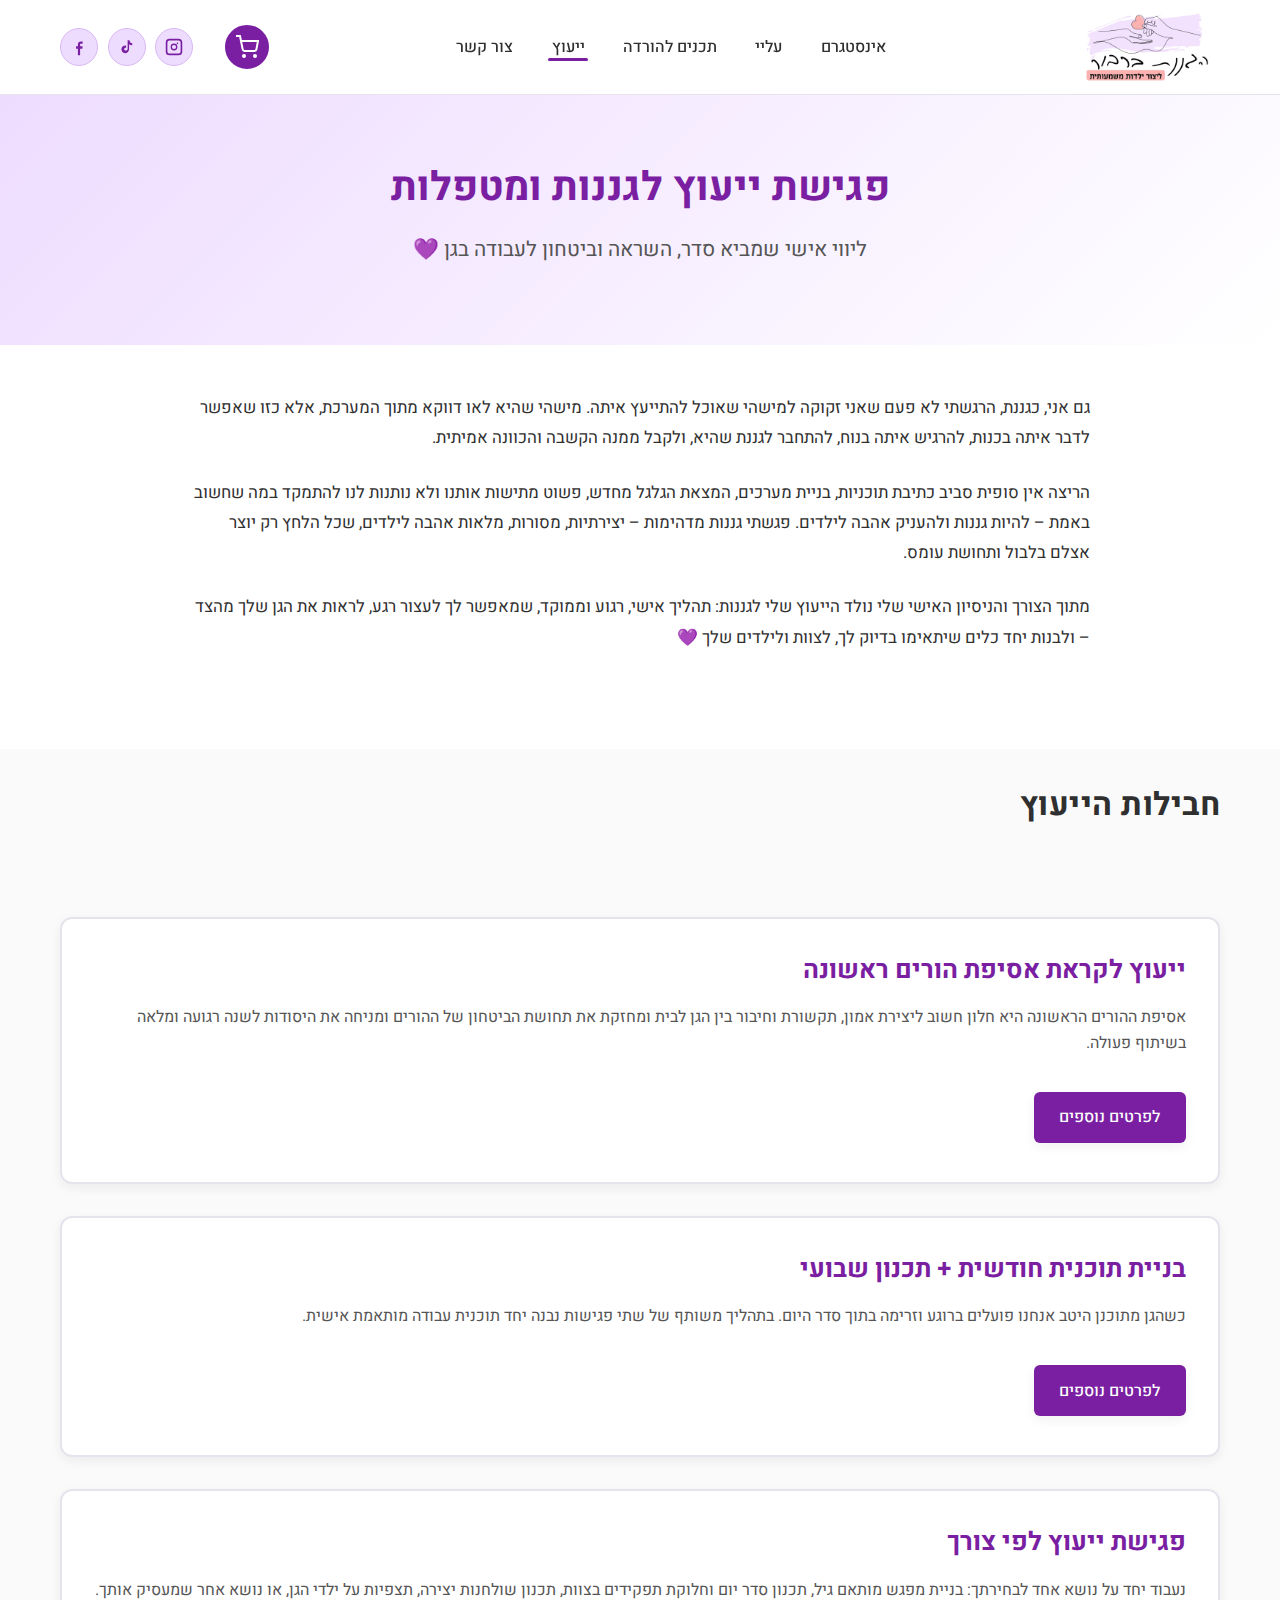
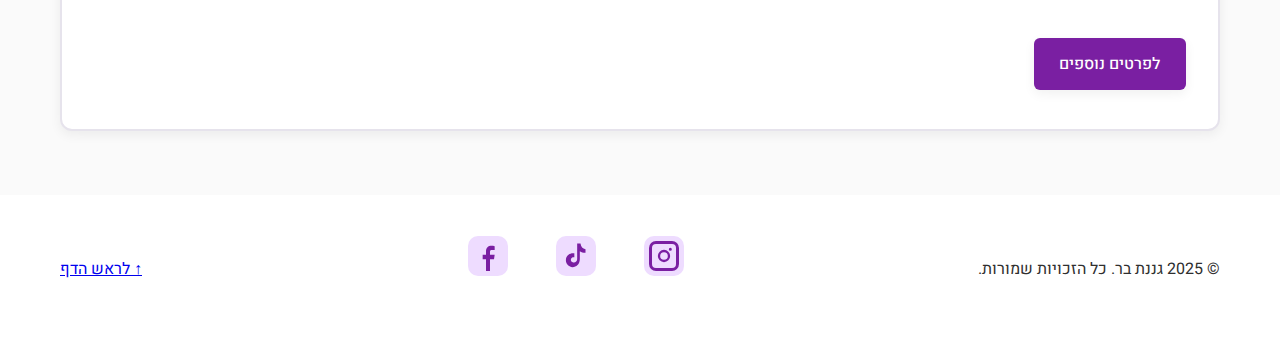
<file: consulting.html>
<!DOCTYPE html>
<html lang="he" dir="rtl">
<head>
  <meta charset="UTF-8" />
  <meta name="viewport" content="width=device-width, initial-scale=1.0" />
  <title>ייעוץ לגננות - גננת בר</title>
  <meta name="description" content="פגישות ייעוץ אישיות לגננות ומטפלות - ליווי מקצועי, השראה וכלים מעשיים.">
  <link rel="preconnect" href="https://fonts.googleapis.com">
  <link rel="preconnect" href="https://fonts.gstatic.com" crossorigin>
  <link href="https://fonts.googleapis.com/css2?family=Heebo:wght@300;400;500;600;700&display=swap" rel="stylesheet">
  <link rel="stylesheet" href="css/style.css?v=1">
  <link rel="stylesheet" href="css/responsive.css?v=1">
  <link rel="stylesheet" href="css/animations.css?v=1">
  <style>
    .consulting-hero { background:linear-gradient(135deg, var(--accent-light), #fff); padding:4rem 0 3rem; text-align:center; }
    .consulting-hero h1 { font-size:2.5rem; margin-bottom:1rem; color:var(--primary-purple); }
    .consulting-hero .subtitle { font-size:1.3rem; color:var(--text-mid); margin-bottom:2rem; }
    .intro-text { max-width:900px; margin:0 auto 3rem; line-height:1.8; font-size:1.05rem; color:var(--text-dark); }
    .consulting-packages { display:grid; gap:2rem; margin-top:3rem; }
    .package-card { background:#fff; border:2px solid var(--border); border-radius:var(--radius); padding:2rem; box-shadow:var(--shadow); transition:var(--transition); cursor:pointer; }
    .package-card:hover { border-color:var(--primary-purple); box-shadow:0 8px 24px rgba(122,31,162,0.15); transform:translateY(-4px); }
    .package-card h3 { font-size:1.6rem; margin-bottom:1rem; color:var(--primary-purple); }
    .package-card .package-summary { font-size:1rem; color:var(--text-mid); margin-bottom:1.2rem; line-height:1.6; }
    .package-card .btn { margin-top:1rem; }
  </style>
</head>
<body>
  <!-- Header -->
  <header class="site-header" id="top">
    <div class="container header-inner">
      <div class="logo"><a href="index.html"><img src="images/logo.png" alt="לוגו" class="logo-img" /></a></div>
      <div class="nav-wrapper">
        <nav class="main-nav" id="mainNav">
          <button class="nav-toggle" id="navToggle" aria-label="תפריט">☰</button>
          <ul class="nav-list">
            <li><a href="index.html#instagram">אינסטגרם</a></li>
            <li><a href="index.html#about">עליי</a></li>
            <li><a href="index.html#shop">תכנים להורדה</a></li>
            <li><a href="consulting.html" class="active">ייעוץ</a></li>
            <li><a href="index.html#contact">צור קשר</a></li>
          </ul>
        </nav>
      </div>
      <div class="header-actions">
        <a href="cart.html" class="cart-icon" aria-label="סל קניות">
          <svg width="24" height="24" viewBox="0 0 24 24" fill="none" stroke="currentColor" stroke-width="2">
            <circle cx="9" cy="21" r="1"></circle>
            <circle cx="20" cy="21" r="1"></circle>
            <path d="M1 1h4l2.68 13.39a2 2 0 0 0 2 1.61h9.72a2 2 0 0 0 2-1.61L23 6H6"></path>
          </svg>
          <span class="cart-count">0</span>
        </a>
        <div class="header-social">
          <a href="https://www.instagram.com/lapidotbar/" target="_blank" aria-label="Instagram"><img src="images/icon-instagram.svg" alt="Instagram" /></a>
          <a href="https://www.tiktok.com/@lapidotbar" target="_blank" aria-label="TikTok"><img src="images/icon-tiktok.svg" alt="TikTok" /></a>
          <a href="https://www.facebook.com/haganenet.barbur" target="_blank" aria-label="Facebook"><img src="images/icon-facebook.svg" alt="Facebook" /></a>
        </div>
      </div>
    </div>
  </header>

  <!-- Hero -->
  <section class="consulting-hero">
    <div class="container">
      <h1>פגישת ייעוץ לגננות ומטפלות</h1>
      <p class="subtitle">ליווי אישי שמביא סדר, השראה וביטחון לעבודה בגן 💜</p>
    </div>
  </section>

  <!-- Intro -->
  <section style="padding:3rem 0;">
    <div class="container">
      <div class="intro-text">
        <p style="margin-bottom:1.5rem;">גם אני, כגננת, הרגשתי לא פעם שאני זקוקה למישהי שאוכל להתייעץ איתה. מישהי שהיא לאו דווקא מתוך המערכת, אלא כזו שאפשר לדבר איתה בכנות, להרגיש איתה בנוח, להתחבר לגננת שהיא, ולקבל ממנה הקשבה והכוונה אמיתית.</p>
        <p style="margin-bottom:1.5rem;">הריצה אין סופית סביב כתיבת תוכניות, בניית מערכים, המצאת הגלגל מחדש, פשוט מתישות אותנו ולא נותנות לנו להתמקד במה שחשוב באמת – להיות גננות ולהעניק אהבה לילדים. פגשתי גננות מדהימות – יצירתיות, מסורות, מלאות אהבה לילדים, שכל הלחץ רק יוצר אצלם בלבול ותחושת עומס.</p>
        <p>מתוך הצורך והניסיון האישי שלי נולד הייעוץ שלי לגננות: תהליך אישי, רגוע וממוקד, שמאפשר לך לעצור רגע, לראות את הגן שלך מהצד – ולבנות יחד כלים שיתאימו בדיוק לך, לצוות ולילדים שלך 💜</p>
      </div>
    </div>
  </section>

  <!-- Packages -->
  <section style="padding:2rem 0 4rem; background:#fafafa;">
    <div class="container">
      <h2 class="section-title" style="text-align:center; margin-bottom:2.5rem;">חבילות הייעוץ</h2>
      <div class="consulting-packages">
        
        <!-- Package 1 -->
        <div class="package-card" onclick="location.href='consulting-detail.html?package=parents-meeting'">
          <h3>ייעוץ לקראת אסיפת הורים ראשונה</h3>
          <p class="package-summary">אסיפת ההורים הראשונה היא חלון חשוב ליצירת אמון, תקשורת וחיבור בין הגן לבית ומחזקת את תחושת הביטחון של ההורים ומניחה את היסודות לשנה רגועה ומלאה בשיתוף פעולה.</p>
          <a href="consulting-detail.html?package=parents-meeting" class="btn primary">לפרטים נוספים</a>
        </div>

        <!-- Package 2 -->
        <div class="package-card" onclick="location.href='consulting-detail.html?package=monthly-plan'">
          <h3>בניית תוכנית חודשית + תכנון שבועי</h3>
          <p class="package-summary">כשהגן מתוכנן היטב אנחנו פועלים ברוגע וזרימה בתוך סדר היום. בתהליך משותף של שתי פגישות נבנה יחד תוכנית עבודה מותאמת אישית.</p>
          <a href="consulting-detail.html?package=monthly-plan" class="btn primary">לפרטים נוספים</a>
        </div>

        <!-- Package 3 -->
        <div class="package-card" onclick="location.href='consulting-detail.html?package=custom'">
          <h3>פגישת ייעוץ לפי צורך</h3>
          <p class="package-summary">נעבוד יחד על נושא אחד לבחירתך: בניית מפגש מותאם גיל, תכנון סדר יום וחלוקת תפקידים בצוות, תכנון שולחנות יצירה, תצפיות על ילדי הגן, או נושא אחר שמעסיק אותך.</p>
          <a href="consulting-detail.html?package=custom" class="btn primary">לפרטים נוספים</a>
        </div>

      </div>
    </div>
  </section>

  <footer class="site-footer">
    <div class="container footer-inner row-layout">
      <div class="footer-col footer-right">
        <p>© 2025 גננת בר. כל הזכויות שמורות.</p>
      </div>
      <div class="footer-col footer-center">
        <div class="social-links">
          <a href="https://www.instagram.com/lapidotbar/" target="_blank" aria-label="Instagram" class="social-icon"><img src="images/icon-instagram.svg" alt="Instagram"/></a>
          <a href="https://www.tiktok.com/@lapidotbar" target="_blank" aria-label="TikTok" class="social-icon"><img src="images/icon-tiktok.svg" alt="TikTok"/></a>
          <a href="https://www.facebook.com/haganenet.barbur" target="_blank" aria-label="Facebook" class="social-icon"><img src="images/icon-facebook.svg" alt="Facebook"/></a>
        </div>
      </div>
      <div class="footer-col footer-left">
        <a href="#top" class="back-to-top">↑ לראש הדף</a>
      </div>
    </div>
  </footer>

  <script src="js/main.js"></script>
  
  <script>
    // Cart management
    function getCart() {
      const cart = localStorage.getItem('cart');
      return cart ? JSON.parse(cart) : [];
    }
    
    function updateCartCount() {
      const cart = getCart();
      const cartCount = document.querySelector('.cart-count');
      if (cartCount) {
        cartCount.textContent = cart.length;
        cartCount.style.display = cart.length > 0 ? 'flex' : 'none';
      }
    }
    
    // Initialize on page load
    document.addEventListener('DOMContentLoaded', () => {
      updateCartCount();
    });
  </script>
</body>
</html>
</file>
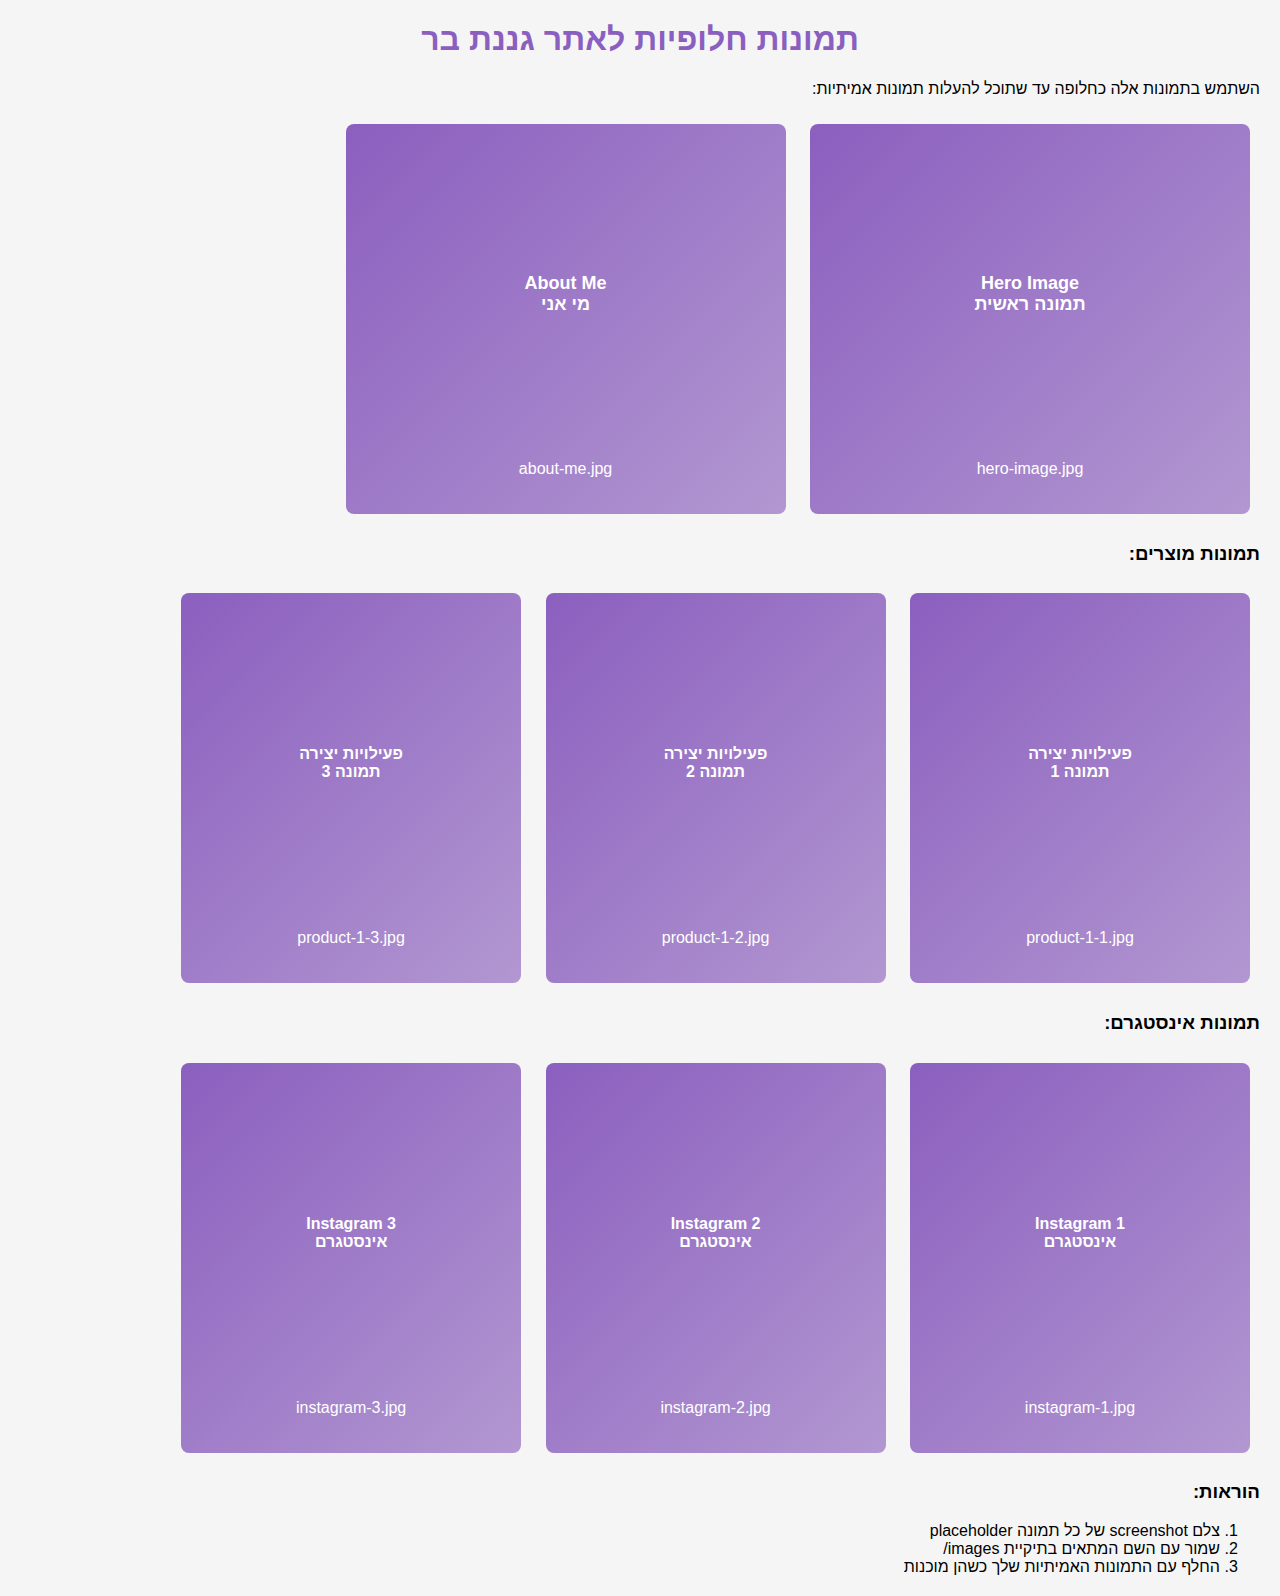
<file: placeholder-generator.html>
<!DOCTYPE html>
<html lang="he" dir="rtl">
<head>
    <meta charset="UTF-8">
    <meta name="viewport" content="width=device-width, initial-scale=1.0">
    <title>מחולל תמונות Placeholder - גננת בר</title>
    <style>
        body {
            font-family: 'Segoe UI', Tahoma, Geneva, Verdana, sans-serif;
            margin: 20px;
            background: #f5f5f5;
            direction: rtl;
        }
        .container {
            max-width: 800px;
            margin: 0 auto;
            background: white;
            padding: 30px;
            border-radius: 10px;
            box-shadow: 0 2px 10px rgba(0,0,0,0.1);
        }
        h1 {
            color: #8B5FBF;
            text-align: center;
        }
        .image-generator {
            margin: 20px 0;
            padding: 20px;
            border: 1px solid #ddd;
            border-radius: 8px;
            background: #fafafa;
        }
        button {
            background: #8B5FBF;
            color: white;
            border: none;
            padding: 10px 20px;
            border-radius: 5px;
            cursor: pointer;
            margin: 5px;
        }
        button:hover {
            background: #7A4FB3;
        }
        .preview {
            margin: 20px 0;
            text-align: center;
        }
        .placeholder { 
            display: inline-block; 
            margin: 10px; 
            text-align: center; 
            background: linear-gradient(135deg, #8B5FBF 0%, #B297D1 100%);
            color: white;
            padding: 20px;
            border-radius: 8px;
        }
        .image-placeholder {
            width: 400px;
            height: 300px;
            display: flex;
            align-items: center;
            justify-content: center;
            font-size: 18px;
            font-weight: bold;
        }
        .square-placeholder {
            width: 300px;
            height: 300px;
            display: flex;
            align-items: center;
            justify-content: center;
            font-size: 16px;
            font-weight: bold;
        }
    </style>
</head>
<body>
    <h1>תמונות חלופיות לאתר גננת בר</h1>
    <p>השתמש בתמונות אלה כחלופה עד שתוכל להעלות תמונות אמיתיות:</p>
    
    <div class="placeholder">
        <div class="image-placeholder">Hero Image<br>תמונה ראשית</div>
        <p>hero-image.jpg</p>
    </div>
    
    <div class="placeholder">
        <div class="image-placeholder">About Me<br>מי אני</div>
        <p>about-me.jpg</p>
    </div>
    
    <h3>תמונות מוצרים:</h3>
    
    <div class="placeholder">
        <div class="square-placeholder">פעילויות יצירה<br>תמונה 1</div>
        <p>product-1-1.jpg</p>
    </div>
    
    <div class="placeholder">
        <div class="square-placeholder">פעילויות יצירה<br>תמונה 2</div>
        <p>product-1-2.jpg</p>
    </div>
    
    <div class="placeholder">
        <div class="square-placeholder">פעילויות יצירה<br>תמונה 3</div>
        <p>product-1-3.jpg</p>
    </div>
    
    <h3>תמונות אינסטגרם:</h3>
    
    <div class="placeholder">
        <div class="square-placeholder">Instagram 1<br>אינסטגרם</div>
        <p>instagram-1.jpg</p>
    </div>
    
    <div class="placeholder">
        <div class="square-placeholder">Instagram 2<br>אינסטגרם</div>
        <p>instagram-2.jpg</p>
    </div>
    
    <div class="placeholder">
        <div class="square-placeholder">Instagram 3<br>אינסטגרם</div>
        <p>instagram-3.jpg</p>
    </div>
    
    <h3>הוראות:</h3>
    <ol>
        <li>צלם screenshot של כל תמונה placeholder</li>
        <li>שמור עם השם המתאים בתיקיית images/</li>
        <li>החלף עם התמונות האמיתיות שלך כשהן מוכנות</li>
    </ol>
</body>
</html>
</file>
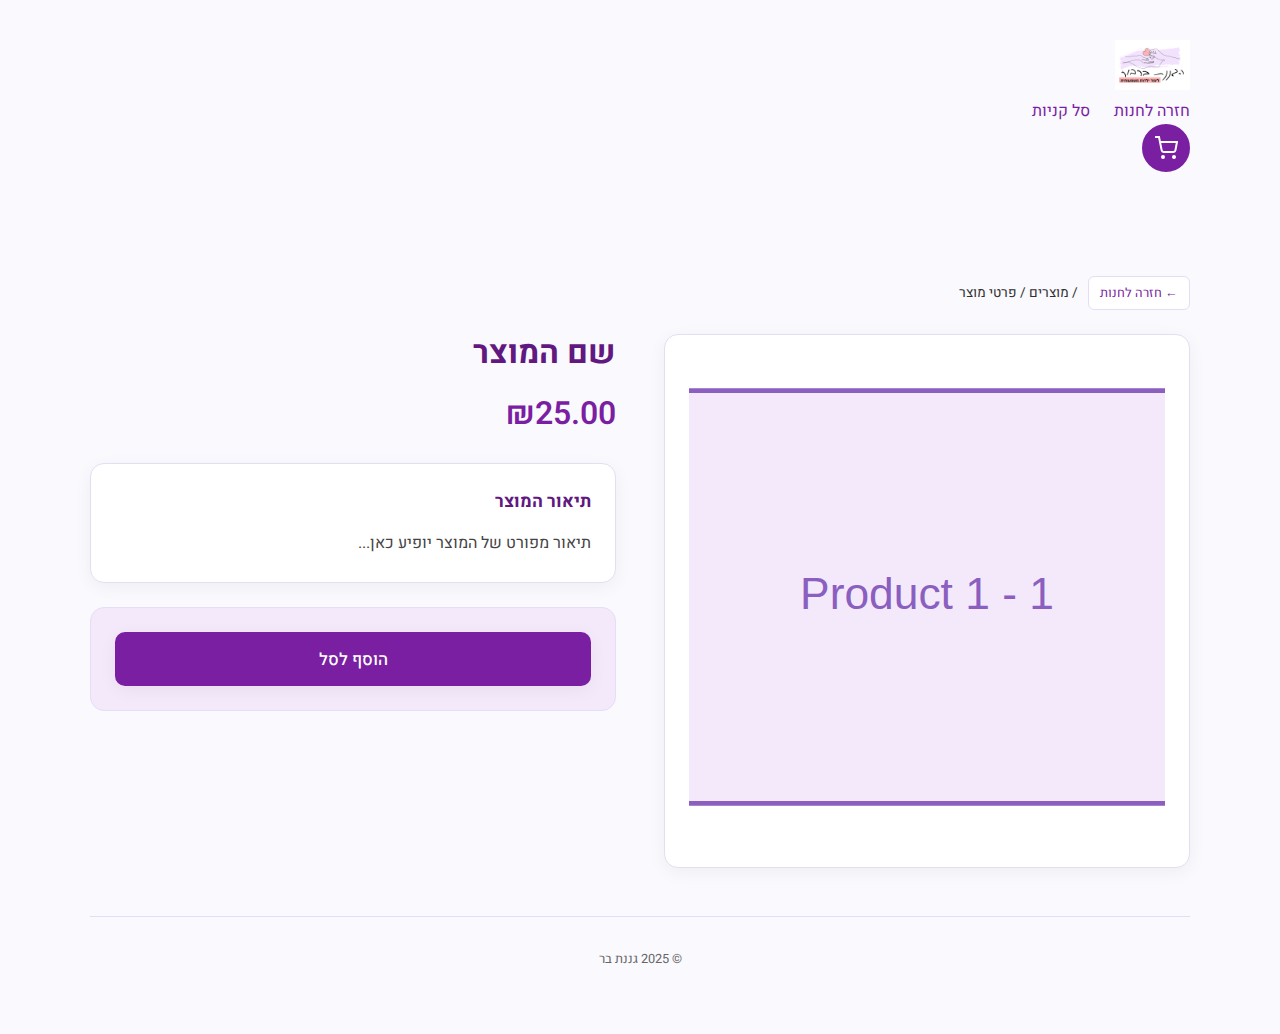
<file: product-detail.html>
<!DOCTYPE html>
<html lang="he" dir="rtl">
<head>
  <meta charset="UTF-8" />
  <meta name="viewport" content="width=device-width,initial-scale=1" />
  <title>פרטי מוצר - גננת בר</title>
  <link rel="preconnect" href="https://fonts.googleapis.com">
  <link rel="preconnect" href="https://fonts.gstatic.com" crossorigin>
  <link href="https://fonts.googleapis.com/css2?family=Heebo:wght@300;400;500;600;700&display=swap" rel="stylesheet">
  <link rel="stylesheet" href="css/animations.css?v=1">
  <style>
    :root {
      --primary-purple: #7A1FA2;
      --primary-purple-dark: #61187F;
      --accent-light: #f3e9fb;
      --accent-mid: #e7ddf5;
      --border: #e5def2;
      --text-mid: #666;
      --radius: 14px;
      --radius-sm: 10px;
      --shadow: 0 4px 18px rgba(0,0,0,0.05);
      --transition: all 0.3s ease;
    }
    body { font-family:'Heebo',sans-serif; margin:0; background:#faf9fe; color:#2f2f2f; line-height:1.6; }
    .container { max-width:1100px; margin:0 auto; padding:2.5rem 1.25rem 4rem; }
    h1 { font-size:2.2rem; margin:0 0 1.5rem; color:var(--primary-purple-dark); }
    .breadcrumb { font-size:.85rem; margin-bottom:1.5rem; }
    .breadcrumb a { color:var(--primary-purple); text-decoration:none; }
    .breadcrumb a:hover { text-decoration:underline; }
    .back-btn { display:inline-block; padding:.35rem .7rem; background:#fff; border:1px solid var(--border); border-radius:6px; text-decoration:none; font-size:.8rem; margin-inline-end:.4rem; color:var(--primary-purple-dark); }
    .back-btn:hover { background:var(--accent-light); }
    
    .product-detail-grid { display:grid; grid-template-columns:1fr 1fr; gap:3rem; margin-bottom:3rem; }
    @media (max-width:800px) {
      .product-detail-grid { grid-template-columns:1fr; gap:2rem; }
    }
    
    .product-image-wrapper { background:#fff; border:1px solid var(--border); border-radius:var(--radius); padding:1.5rem; box-shadow:var(--shadow); }
    .product-image-wrapper img { width:100%; height:auto; aspect-ratio:1/1; object-fit:cover; border-radius:var(--radius-sm); }
    
    .product-info { display:flex; flex-direction:column; }
    .product-title { font-size:2rem; margin:0 0 1rem; color:var(--primary-purple-dark); line-height:1.2; }
    .product-price { font-size:2rem; font-weight:600; color:var(--primary-purple); margin-bottom:1.5rem; }
    
    .price-strike {
      text-decoration: line-through;
      color: #999;
      font-size: 0.9em;
      margin-left: 0.5rem;
    }
    
    .free-price {
      color: #27ae60;
      font-weight: 700;
      font-size: 2rem;
    }
    
    .free-gift-badge {
      position: absolute;
      top: 10px;
      right: 10px;
      background: linear-gradient(135deg, #ff6b6b, #ee5a6f);
      color: white;
      padding: 0.35rem 0.9rem;
      border-radius: 20px;
      font-size: 1.1rem;
      font-weight: 700;
      box-shadow: 0 2px 8px rgba(238, 90, 111, 0.3);
      z-index: 2;
      display: flex;
      align-items: center;
      gap: 0.5rem;
    }
    
    .free-gift-badge::before {
      content: "🎁";
      font-size: 1.8rem;
      display: inline-block;
      animation: wiggle 2s ease-in-out infinite;
    }
    
    @keyframes wiggle {
      0%, 100% { transform: rotate(0deg); }
      25% { transform: rotate(-10deg); }
      75% { transform: rotate(10deg); }
    }
    
    .gift-icon-wiggle {
      display: inline-block;
      animation: wiggle 2s ease-in-out infinite;
    }
    
    .product-description { background:#fff; border:1px solid var(--border); border-radius:var(--radius); padding:1.5rem; box-shadow:var(--shadow); margin-bottom:1.5rem; }
    .product-description h3 { font-size:1.1rem; margin:0 0 .8rem; color:var(--primary-purple-dark); }
    .product-description p { margin:0; line-height:1.8; color:#444; }
    
    .purchase-section { background:var(--accent-light); border:1px solid var(--accent-mid); border-radius:var(--radius); padding:1.5rem; }
    .purchase-section h3 { font-size:1.1rem; margin:0 0 1rem; color:var(--primary-purple-dark); }
    .license-options { margin-bottom:1.2rem; }
    .license-options label { display:block; padding:.7rem 1rem; background:#fff; border:1px solid var(--border); border-radius:8px; margin-bottom:.6rem; cursor:pointer; transition:var(--transition); }
    .license-options label:hover { background:var(--accent-light); border-color:var(--primary-purple); }
    .license-options input[type="radio"] { margin-inline-end:.6rem; }
    .license-options input[type="radio"]:checked + span { font-weight:600; color:var(--primary-purple); }
    
    .btn { display:inline-block; cursor:pointer; border:none; font-family:inherit; font-size:1.05rem; padding:.9rem 2rem; border-radius:var(--radius-sm); font-weight:500; text-decoration:none; transition:var(--transition); text-align:center; }
    .btn.primary { background:var(--primary-purple); color:#fff; box-shadow:var(--shadow); width:100%; }
    .btn.primary:hover { background:var(--primary-purple-dark); transform:translateY(-2px); box-shadow:0 6px 20px rgba(122,31,162,0.25); }
    
    .product-image-wrapper { 
      background:#fff; 
      border:1px solid var(--border); 
      border-radius:var(--radius); 
      padding:1.5rem; 
      box-shadow:var(--shadow);
    }
    
    .product-image-wrapper img { 
      width:100%; 
      height:auto; 
      aspect-ratio:1/1; 
      object-fit:cover; 
      border-radius:var(--radius-sm);
    }
    
    footer { text-align:center; margin-top:3rem; font-size:.8rem; color:#666; padding-top:2rem; border-top:1px solid var(--border); }
  </style>
</head>
<body>
  <!-- Header -->
  <header class="site-header" id="top">
    <div class="container header-inner">
      <div class="logo"><a href="index.html"><img src="images/logo.png" alt="לוגו" class="logo-img" style="height:50px;" /></a></div>
      <div class="nav-wrapper">
        <nav class="main-nav" id="mainNav">
          <ul class="nav-list" style="display:flex; gap:1.5rem; list-style:none; margin:0; padding:0;">
            <li><a href="index.html#shop" style="text-decoration:none; color:var(--primary-purple);">חזרה לחנות</a></li>
            <li><a href="cart.html" style="text-decoration:none; color:var(--primary-purple);">סל קניות</a></li>
          </ul>
        </nav>
      </div>
      <div class="header-actions">
        <a href="cart.html" class="cart-icon" aria-label="סל קניות" style="position:relative; width:44px; height:44px; display:flex; align-items:center; justify-content:center; background:var(--primary-purple); border:2px solid var(--primary-purple); border-radius:50%; color:#fff; transition:all 0.3s ease; text-decoration:none;">
          <svg width="24" height="24" viewBox="0 0 24 24" fill="none" stroke="currentColor" stroke-width="2">
            <circle cx="9" cy="21" r="1"></circle>
            <circle cx="20" cy="21" r="1"></circle>
            <path d="M1 1h4l2.68 13.39a2 2 0 0 0 2 1.61h9.72a2 2 0 0 0 2-1.61L23 6H6"></path>
          </svg>
          <span class="cart-count" style="position:absolute; top:-5px; left:-5px; background:#e74c3c; color:#fff; font-size:0.75rem; font-weight:700; width:22px; height:22px; border-radius:50%; display:none; align-items:center; justify-content:center; border:2px solid #fff;">0</span>
        </a>
      </div>
    </div>
  </header>

  <div class="container">
    <div class="breadcrumb">
      <a href="index.html" class="back-btn">← חזרה לחנות</a> / <span id="categoryName">מוצרים</span> / <span id="productNameBreadcrumb">פרטי מוצר</span>
    </div>
    
    <div class="product-detail-grid">
      <div class="product-image-wrapper">
        <img id="productImage" src="images/product1-slide1.svg" alt="מוצר">
      </div>
      
      <div class="product-info">
        <h1 class="product-title" id="productTitle">שם המוצר</h1>
        <div class="product-price" id="productPrice">₪25.00</div>
        
        <div class="product-description">
          <h3>תיאור המוצר</h3>
          <p id="productDescription">תיאור מפורט של המוצר יופיע כאן...</p>
        </div>
        
        <div class="purchase-section">
          <button class="btn primary add-to-cart-btn" id="addToCartBtn" onclick="addToCart()">הוסף לסל</button>
        </div>
      </div>
    </div>
    
    <footer>© 2025 גננת בר</footer>
  </div>
  
  <script>
    const params = new URLSearchParams(location.search);
    const cat = params.get('cat');
    const file = params.get('file');
    
    const categoryNames = {
      recipes: 'מתכונים',
      birthday: 'יום הולדת',
      holidays: 'חגים',
      general: 'תכנים כלליים',
      body: 'גוף',
      family: 'יום המשפחה'
    };
    
    const products = {
      'recipes-1': {
        title: 'עוגת יום הולדת',
        shortDesc: 'מתכון אורייני לעוגת שוקולד – עוגת יום הולדת',
        description: 'מתכון אורייני מפורט ומצולם לעוגת שוקולד מושלמת ליום הולדת! המתכון כולל הוראות צעד אצעד עם תמונות ברורות, רשימת מצרכים מדויקת, וטיפים חשובים להצלחת העוגה. מתאים לילדים בגיל הגן, עם דגש על חוויית בישול משפחתית וחינוכית. הקובץ כולל גם כרטיסיות להדפסה עם שלבי ההכנה, מה שהופך את הפעילות למהנה ואינטראקטיבית.',
        price: '₪10.00',
        image: 'images/Products/1-1.png'
      },
      'recipes-2': {
        title: 'עוגת תפוזים בתוך תפוז – מתכון פעיל',
        shortDesc: 'מתכון אורייני פעיל לעוגות תפוזים אישיות בתוך קליפות תפוז',
        description: 'פעילות בישול ייחודית ומרהיבה! מתכון אורייני פעיל לעוגות תפוזים אישיות שנאפות בתוך קליפות תפוז אמיתיות. הילדים יחוו חוויה קולינרית מיוחדת, יפתחו מיומנויות מוטוריקות עדינות, ויכירו את תהליך הבישול מקרוב. המתכון כולל הדרכה מפורטת לעבודה עם הילדים, טיפי בטיחות, כרטיסיות להדפסה, ורעיונות להרחבת הפעילות. מושלם לפעילות קבוצתית או למפגש משפחתי.',
        price: '₪25.00',
        image: 'images/Products/1-2.png'
      },
      'recipes-3': {
        title: 'עוגת ביסקוויטים – מתכון פעיל',
        shortDesc: 'מתכון אורייני פעיל לעוגת ביסקוויטים',
        description: 'מתכון אורייני פעיל לעוגת ביסקוויטים קלה והמתאימה במיוחד לילדים! ללא אפייה, מתכון זה מושלם לפעילות בגן או בבית. הילדים ישתתפו בכל שלב - מריסוק הביסקוויטים ועד העיטור הסופי. המתכון כולל הוראות ברורות עם תמונות, רעיונות לווריאציות טעמים, והצעות לעיצוב יצירתי. מעולה לפיתוח מיומנויות קוגניטיביות, חברתיות ומוטוריות דקות.',
        price: '₪25.00',
        image: 'images/Products/1-3.png'
      },
      'recipes-4': {
        title: 'עוגת דבש – מתכון פעיל',
        shortDesc: 'מתכון אורייני פעיל לעוגת דבש',
        description: 'מתכון אורייני פעיל מיוחד לעוגת דבש ארומטית ומתוקה, מושלמת לקראת ראש השנה או כל אירוע מיוחד. הילדים ישתתפו בכל שלבי ההכנה, יחוו ריחות נפלאים של דבש ותבלינים, וילמדו על המשמעות התרבותית של עוגת הדבש. המתכון כולל הדרכה מפורטת, כרטיסיות עם שלבי ההכנה, טיפים להצלחה, ורעיונות לשיחות חינוכיות תוך כדי בישול.',
        price: '₪10.00',
        image: 'images/Products/2-1.png'
      },
      'recipes-5': {
        title: 'ספר מתכונים אורייניים',
        shortDesc: 'ספר המתכונים מכיל 32 מתכונים אורייניים גם ליום יום וגם לחגים',
        description: 'ספר מתכונים דיגיטלי מקיף ומרהיב הכולל 32 מתכונים אורייניים מגוונים! כל מתכון מצולם ומתועד בקפידה עם הוראות צעד אצעד, כרטיסיות להדפסה, ורעיונות לפעילויות נלוות. הספר כולל מתכונים לחגים (ראש השנה, חנוכה, פורים, פסח ועוד), מתכונים ליום יום, ומתכונים מיוחדים לימי הולדת. כל מתכון מותאם לעבודה עם ילדים בגיל הגן ומעודד למידה חווייתית, פיתוח מיומנויות חברתיות, ויצירת זיכרונות משפחתיים. משאב בלתי נדלה לגננות, הורים ומטפלים!',
        price: '₪60.00',
        image: 'images/Products/2-2.png'
      },
      'recipes-6': {
        title: 'עוגת דבש',
        shortDesc: 'מתכון אורייני לעוגת דבש',
        description: 'מתכון אורייני קלאסי לעוגת דבש ביתית ומשפחתית. מתכון זה מתאים להכנה משפחתית, עם הדרכה ברורה ופשוטה המאפשרת גם לילדים קטנים להשתתף בהכנה. כולל רשימת מצרכים, הוראות הכנה מפורטות עם תמונות, וטיפים להצלחה. מושלם לקראת החגים או לכל הזדמנות מיוחדת. הקובץ כולל גם כרטיסיות עם שלבי ההכנה שניתן להדפיס ולהציג בגן או בבית.',
        price: '₪10.00',
        image: 'images/Products/2-3.png'
      },
      'recipes-7': {
        title: 'עוגת תמרים',
        shortDesc: 'מתכון אורייני לעוגת תמרים',
        description: 'מתכון אורייני מפורט לעוגת תמרים עסיסית ובריאה! עוגה זו עשירה בטעם ובערכים תזונתיים, ומתאימה במיוחד לילדים. המתכון כולל הוראות צעד אצעד עם תמונות הדגמה, רשימת מצרכים, טיפים להכנה, ורעיונות להגשה יצירתית. מושלם לארוחת בוקר בגן, לחטיף בריא, או להכנה משפחתית. הקובץ כולל גם כרטיסיות להדפסה המלוות את תהליך ההכנה.',
        price: '<span class="price-strike">₪10.00</span> <span class="free-price">חינם</span>',
        isFree: true,
        image: 'images/Products/3-1.png'
      },
      'birthday-1': {
        title: 'עוגת יום הולדת',
        shortDesc: 'מתכון אורייני לעוגת שוקולד – עוגת יום הולדת',
        description: 'מתכון אורייני חגיגי ומפואר לעוגת יום הולדת מושלמת! עוגת שוקולד עשירה וטעימה שתהפוך כל יום הולדת לבלתי נשכח. המתכון כולל הוראות מפורטות להכנת העוגה, הצעות לקישוטים יצירתיים, רעיונות לעיצוב עם הילדים, וטיפים להצלחה מובטחת. מושלם לחגיגות בגן או בבית. הקובץ כולל גם כרטיסיות עם שלבי ההכנה והעיצוב, ורעיונות לפעילויות נלוות ליום ההולדת.',
        price: '₪10.00',
        image: 'images/Products/1-1.png'
      },
      'birthday-2': {
        title: 'כרטיסיות יום הולדת',
        shortDesc: 'כרטיסיות שירים ומשחקים ללוח יום הולדת',
        description: 'ערכה דיגיטלית מקיפה של כרטיסיות מעוצבות ומגוונות ללוח יום ההולדת בגן! הערכה כוללת שירי יום הולדת אהובים עם מילים מלאות, משחקים קבוצתיים מהנים, פעילויות אינטראקטיביות, והצעות לטקס יום הולדת משמעותי. כל כרטיסייה מעוצבת בצבעוניות ובבהירות, מוכנה להדפסה ולשימוש מיידי. מושלם ליצירת חגיגת יום הולדת מיוחדת ובלתי נשכחת לכל ילד וילדה. כולל גם הצעות להתאמה אישית ורעיונות לשילוב ההורים.',
        price: '<span class="price-strike">₪10.00</span> <span class="free-price">חינם</span>',
        isFree: true,
        image: 'images/Products/15.png'
      },
      'holidays-1': {
        title: 'ערכת שבועות',
        shortDesc: 'ערכת חג שכוללת 3 מערכי פעילות + כרטיסיות להדפסה בהתאם לכל פעילות',
        description: 'ערכת חג שבועות מקיפה ועשירה! הערכה כוללת 3 מערכי פעילות מפורטים המתאימים לגיל הגן, עם דגש על למידה חווייתית והכרת משמעות החג. כל מערך כולל מטרות חינוכיות, הצעות לביצוע, כרטיסיות מעוצבות להדפסה, ורעיונות להרחבה. הפעילויות כוללת הכנת אוכל, יצירה, משחקים, וסיפורים. מושלם לגננות המעוניינות ליצור חוויית חג משמעותית ומהנה לילדים. כל החומרים מוכנים להדפסה ולשימוש מיידי!',
        price: '₪40.00',
        image: 'images/Products/4-1.png'
      },
      'holidays-2': {
        title: 'ערכת חנוכה – פעילות בקבוצה',
        shortDesc: 'ערכת חג שכוללת 6 מערכי פעילות בקבוצה + כרטיסיות להדפסה בהתאם לכל פעילות + 2 לוחות "הגעתי לגן"',
        description: 'ערכת חנוכה עשירה ומקיפה במיוחד! כוללת 6 מערכי פעילות בקבוצה שונים ומגוונים, כרטיסיות מעוצבות להדפסה לכל פעילות, ו-2 לוחות "הגעתי לגן" מיוחדים לחג החנוכה. כל מערך פעילות כולל מטרות חינוכיות, הוראות מפורטות, רעיונות לשיחות, והצעות להרחבה. הפעילויות כוללות: הכנת סופגניות, יצירת סביבונים, משחקי חנוכה, סיפורים אינטראקטיביים, פעילות אומנותית, ועוד. מושלם לחודש כולו! כל החומרים מעוצבים להדפסה ושימוש מיידי, ומאפשרים ליצור חוויית חג מלאה ומשמעותית.',
        price: '₪60.00',
        image: 'images/Products/4-2.png'
      },
      'holidays-3': {
        title: 'עוגת דבש',
        shortDesc: 'מתכון אורייני לעוגת דבש',
        description: 'מתכון אורייני מסורתי ומיוחד לעוגת דבש לראש השנה! עוגה ארומטית ומתוקה שמסמלת שנה טובה ומתוקה. המתכון כולל הוראות מפורטות עם תמונות, רשימת מצרכים, טיפים להכנה מוצלחת, והצעות לעיצוב חגיגי. מושלם להכנה משפחתית או לפעילות בגן לקראת החגים. הקובץ כולל גם כרטיסיות עם שלבי ההכנה, רעיונות לשיחות על משמעות החג, והצעות לפעילויות נלוות.',
        price: '₪10.00',
        image: 'images/Products/2-1.png'
      },
      'holidays-4': {
        title: 'ערכת יום המשפחה',
        shortDesc: 'ערכת יום המשפחה הכוללת 4 פעילויות + כרטיסיות להדפסה בהתאמה לפעילויות',
        description: 'ערכה מיוחדת ומרגשת ליום המשפחה! הערכה כוללת 4 מערכי פעילות שונים ומגוונים המתאימים לחגיגת יום המשפחה בגן או בבית. כל מערך כולל מטרות חינוכיות, הוראות ביצוע מפורטות, כרטיסיות מעוצבות להדפסה, ורעיונות להרחבה. הפעילויות כוללות: עץ משפחה, סיפורי משפחה, יצירה משותפת, ומשחקים משפחתיים. הערכה מעודדת שיתוף הורים, חיזוק הקשר המשפחתי, והכרת מגוון מבני משפחה. כל החומרים מוכנים להדפסה ולשימוש מיידי, ומאפשרים ליצור אירוע משפחתי משמעותי ובלתי נשכח.',
        price: '₪45.00',
        image: 'images/Products/3-2.png'
      },
      'holidays-5': {
        title: 'משחק ליום המשפחה',
        shortDesc: 'משחק לוח משפחתי',
        description: 'משחק לוח משפחתי מהנה ומקסים במיוחד! משחק זה תוכנן במיוחד ליום המשפחה ומתאים למשחק משותף של ילדים והורים. המשחק כולל לוח מעוצב וצבעוני, כרטיסיות משימות, קלפי שאלות על המשפחה, וחוקי משחק ברורים ופשוטים. המשחק מעודד שיחה, שיתוף, צחוק, והכרות מעמיקה יותר בין בני המשפחה. מתאים לגילאי 4-8, ניתן להתאים את רמת הקושי. הקובץ כולל את כל רכיבי המשחק להדפסה, והוראות הרכבה פשוטות. מושלם לאירוע יום המשפחה בגן או למשחק משפחתי בבית!',
        price: '₪15.00',
        image: 'images/Products/3-3.png'
      },
      'general-1': {
        title: 'תרשים משפחות כלי נגינה',
        shortDesc: 'תמונת תרשים משפחות כלי נגינה',
        description: 'תרשים חינוכי מפואר ומעוצב של משפחות כלי הנגינה! התרשים מציג בצורה ויזואלית וברורה את כל משפחות כלי הנגינה: כלי מיתר, כלי נשיפה מעץ, כלי נשיפה מפליז, כלי הקשה, וכלי מקלדת. כל משפחה מלווה בתמונות ברורות של הכלים השייכים לה, ובהסברים קצרים ומובנים. מושלם לתלייה בגן, לשימוש בפעילויות מוזיקה, ולהעשרת הסביבה החינוכית. הקובץ מוכן להדפסה בגודל A3 או גדול יותר, ומאפשר לילדים להכיר ולזהות את כלי הנגינה השונים.',
        price: '<span class="price-strike">₪5.00</span> <span class="free-price">חינם</span>',
        isFree: true,
        image: 'images/Products/18.png'
      },
      'general-2': {
        title: 'כרטיסיות "מה עוזר לי להירגע?"',
        shortDesc: 'כרטיסיות לניהול רגשות ורגיעה',
        description: 'ערכת כרטיסיות חינוכית חשובה לניהול רגשות והרגעה עצמית! הכרטיסיות כוללות אסטרטגיות מגוונות להרגעה: נשימות עמוקות, ספירה, תנועות גוף, דמיון מודרך, ועוד. כל כרטיסייה מעוצבת בבהירות עם איורים ברורים והוראות פשוטות המתאימות לילדים בגיל הגן. מושלם לפינת הרגעה בגן, לשימוש במצבי לחץ או כעס, ולהוראת מיומנויות ויסות רגשי. הכרטיסיות מוכנות להדפסה, ניתן להדביק אותן על קרטון ולשמור בקופסה נגישה לילדים.',
        price: '₪20.00',
        image: 'images/Products/14.png'
      },
      'general-3': {
        title: 'לוח "הגעתי לגן"',
        shortDesc: '10 לוחות הגעתי לגן עם 4-6 אפשרויות',
        description: 'אוסף מקיף של 10 לוחות "הגעתי לגן" מגוונים ומעוצבים! כל לוח כולל 4-6 אפשרויות שונות לסימון אופן ההגעה לגן: הליכה ברגל, רכב, אוטובוס, אופניים, קורקינט, ועוד. הלוחות מעוצבים בצורה צבעונית ומזמינה, עם איורים ברורים וקלים להבנה. מושלם ליצירת שגרת בוקר, לפיתוח אחריות אישית, ולשיחות על תחבורה וסביבה. כל לוח מוכן להדפסה בגודל A4 או A3, וניתן להחליף בין העיצובים השונים לאורך השנה.',
        price: '₪25.00',
        image: 'images/Products/16.png'
      },
      'body-1': {
        title: 'סרגל אותיות – שפת הסימנים',
        shortDesc: 'סרגל אותיות שפת הסימנים להדפסה בעברית',
        description: 'סרגל אותיות ייחודי ומרהיב של שפת הסימנים בעברית! הסרגל מציג את כל 22 האותיות בעברית בשפת הסימנים הישראלית, עם תמונות ברורות ומדויקות של כל תנועת יד. מושלם לתלייה בכיתה, ללימוד שפת הסימנים, להעלאת המודעות לקהילת החירשים, ולפיתוח תקשורת חלופית. הסרגל מעוצב בצורה צבעונית ומזמינה, כולל את האות בעברית ואת התמונה המתאימה. מוכן להדפסה בגודל גדול ולתלייה בגובה עיני הילדים. משאב חינוכי חשוב ומעשיר!',
        price: '<span class="price-strike">₪5.00</span> <span class="free-price">חינם</span>',
        isFree: true,
        image: 'images/Products/17.png'
      },
      'body-2': {
        title: 'איברי גוף',
        shortDesc: '17 כרטיסיות גדולות של איברי גוף: תמונות + שם',
        description: 'ערכת כרטיסיות חינוכית מקיפה על איברי הגוף! הערכה כוללת 17 כרטיסיות גדולות ומעוצבות, כל אחת מציגה איבר גוף שונה עם תמונה ברורה ואיכותית ושם האיבר בעברית. הכרטיסיות כוללות: לב, ריאות, קיבה, כבד, מוח, עיניים, אוזניים, עור, עצמות, שרירים ועוד. מושלם ללימוד על גוף האדם, לפעילויות בריאות, לשיחות על תזונה נכונה, ולפיתוח מודעות גופנית. הכרטיסיות מוכנות להדפסה בגודל A5 או A4, וניתן לשלב אותן במשחקים, בחידונים, ובפעילויות למידה מגוונות.',
        price: '₪20.00',
        image: 'images/Products/13.png'
      },
      'body-3': {
        title: 'היגיינה אישית – פעולות ניקיון',
        shortDesc: '18 כרטיסיות מחולקות לקטגוריות: שטיפת ידיים, צחצוח שיניים ועוד',
        description: 'ערכה חינוכית חיונית לקידום היגיינה אישית אצל ילדים! הערכה כוללת 18 כרטיסיות מפורטות ומעוצבות, המחולקות לקטגוריות: שטיפת ידיים נכונה (6 שלבים), צחצוח שיניים (שלבים ברורים), רחצה, ניקיון פנים, חיתוך ציפורניים, ועוד. כל כרטיסייה כוללת תמונות הדגמה ברורות והוראות פשוטות. מושלם לתלייה ליד הכיור, בשירותים, ובפינת הטיפוח בגן. עוזר לילדים לפתח עצמאות, אחריות אישית, והרגלי ניקיון בריאים. הכרטיסיות מוכנות להדפסה ולמינציה לעמידות ארוכת שנים.',
        price: '₪20.00',
        image: 'images/Products/2-3.png'
      },
      'holidays-4': {
        title: 'ערכת יום המשפחה',
        shortDesc: 'ערכת יום המשפחה הכוללת 4 פעילויות + כרטיסיות להדפסה בהתאמה לפעילויות',
        description: 'ערכה מיוחדת ומרגשת ליום המשפחה! הערכה כוללת 4 מערכי פעילות שונים ומגוונים המתאימים לחגיגת יום המשפחה בגן או בבית. כל מערך כולל מטרות חינוכיות, הוראות ביצוע מפורטות, כרטיסיות מעוצבות להדפסה, ורעיונות להרחבה. הפעילויות כוללות: עץ משפחה, סיפורי משפחה, יצירה משותפת, ומשחקים משפחתיים. הערכה מעודדת שיתוף הורים, חיזוק הקשר המשפחתי, והכרת מגוון מבני משפחה. כל החומרים מוכנים להדפסה ולשימוש מיידי, ומאפשרים ליצור אירוע משפחתי משמעותי ובלתי נשכח.',
        price: '₪45.00',
        image: 'images/Products/3-2.png'
      },
      'holidays-5': {
        title: 'משחק ליום המשפחה',
        shortDesc: 'משחק לוח משפחתי',
        description: 'משחק לוח משפחתי מהנה ומקסים במיוחד! משחק זה תוכנן במיוחד ליום המשפחה ומתאים למשחק משותף של ילדים והורים. המשחק כולל לוח מעוצב וצבעוני, כרטיסיות משימות, קלפי שאלות על המשפחה, וחוקי משחק ברורים ופשוטים. המשחק מעודד שיחה, שיתוף, צחוק, והכרות מעמיקה יותר בין בני המשפחה. מתאים לגילאי 4-8, ניתן להתאים את רמת הקושי. הקובץ כולל את כל רכיבי המשחק להדפסה, והוראות הרכבה פשוטות. מושלם לאירוע יום המשפחה בגן או למשחק משפחתי בבית!',
        price: '₪15.00',
        image: 'images/Products/3-3.png'
      },
      'body-4': {
        title: 'כרטיסיות "מה עוזר לי להירגע?"',
        shortDesc: 'כרטיסיות לניהול רגשות ורגיעה',
        description: 'ערכת כרטיסיות חינוכית חשובה לניהול רגשות והרגעה עצמית! הכרטיסיות כוללות אסטרטגיות מגוונות להרגעה: נשימות עמוקות, ספירה, תנועות גוף, דמיון מודרך, ועוד. כל כרטיסייה מעוצבת בבהירות עם איורים ברורים והוראות פשוטות המתאימות לילדים בגיל הגן. מושלם לפינת הרגעה בגן, לשימוש במצבי לחץ או כעס, ולהוראת מיומנויות ויסות רגשי. הכרטיסיות מוכנות להדפסה, ניתן להדביק אותן על קרטון ולשמור בקופסה נגישה לילדים.',
        price: '₪20.00',
        image: 'images/Products/14.png'
      }
    };
    
    const productKey = cat + '-' + file;
    const product = products[productKey];
    
    if (product) {
      document.getElementById('categoryName').textContent = categoryNames[cat] || 'מוצרים';
      document.getElementById('productNameBreadcrumb').textContent = product.title;
      document.getElementById('productTitle').textContent = product.title;
      
      // עבור מוצרי מתנה - להציג רק "מתנה" בגופן גדול ומודגש
      if (product.isFree) {
        document.getElementById('productPrice').innerHTML = '<span style="font-size: 2.5rem; font-weight: 700; color: var(--primary-purple); display: flex; align-items: center; gap: 0.5rem;">מתנה <span class="gift-icon-wiggle" style="font-size: 2.5rem;">🎁</span></span>';
        
        const imageWrapper = document.querySelector('.product-image-wrapper');
        const badge = document.createElement('div');
        badge.className = 'free-gift-badge';
        badge.textContent = 'מתנה';
        imageWrapper.style.position = 'relative';
        imageWrapper.appendChild(badge);
      } else {
        document.getElementById('productPrice').innerHTML = product.price;
      }
      
      document.getElementById('productDescription').textContent = product.description;
      document.getElementById('productImage').src = product.image;
      document.getElementById('productImage').alt = product.title;
      document.title = product.title + ' - גננת בר';
    }
    
    // Cart management functions
    function getCart() {
      const cart = localStorage.getItem('cart');
      return cart ? JSON.parse(cart) : [];
    }
    
    function saveCart(cart) {
      localStorage.setItem('cart', JSON.stringify(cart));
      updateCartCount();
    }
    
    function updateCartCount() {
      const cart = getCart();
      const cartCountElements = document.querySelectorAll('.cart-count');
      cartCountElements.forEach(el => {
        el.textContent = cart.length;
        el.style.display = cart.length > 0 ? 'flex' : 'none';
      });
    }
    
    function addToCart() {
      const productKey = cat + '-' + file;
      const product = products[productKey];
      
      if (!product) return;
      
      const cart = getCart();
      
      // Check if product already in cart
      const existingIndex = cart.findIndex(item => item.key === productKey);
      
      if (existingIndex === -1) {
        // Add to cart
        cart.push({
          key: productKey,
          title: product.title,
          price: product.price,
          image: product.image,
          category: cat,
          isFree: product.isFree || false
        });
        saveCart(cart);
        
        // Return to shop immediately
        window.location.href = 'index.html#shop';
      } else {
        // Already in cart, go back to shop
        window.location.href = 'index.html#shop';
      }
    }
    
    function checkIfInCart() {
      const productKey = cat + '-' + file;
      const cart = getCart();
      const inCart = cart.some(item => item.key === productKey);
      
      if (inCart) {
        const btn = document.getElementById('addToCartBtn');
        btn.textContent = 'המשך לקניות';
        btn.classList.add('in-cart');
        btn.onclick = () => window.location.href = 'index.html';
      }
    }
    
    // Initialize
    updateCartCount();
    checkIfInCart();
  </script>
</body>
</html>
</file>
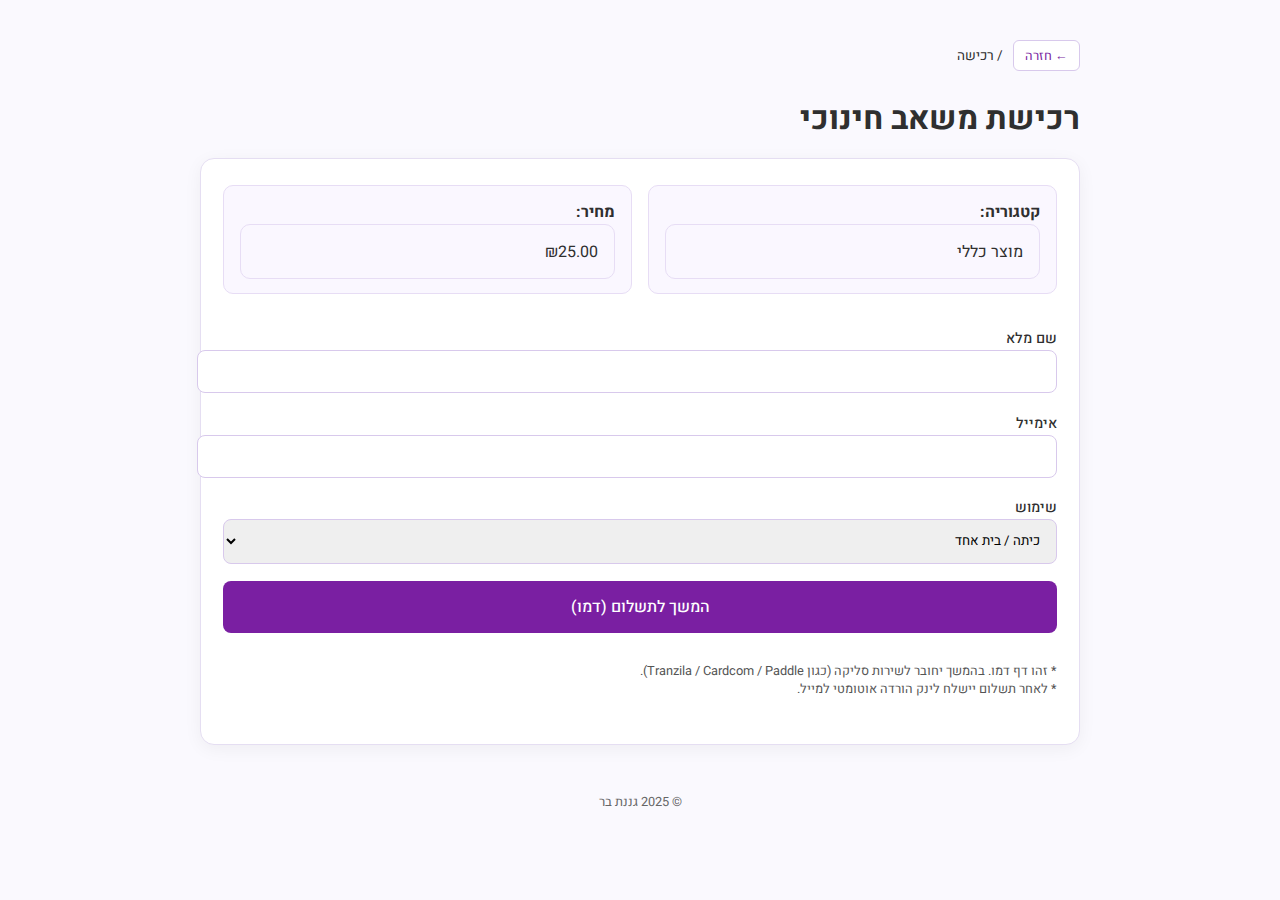
<file: purchase.html>
<!DOCTYPE html>
<html lang="he" dir="rtl">
<head>
  <meta charset="UTF-8" />
  <meta name="viewport" content="width=device-width,initial-scale=1" />
  <title>רכישת מוצר - גננת בר</title>
  <link rel="preconnect" href="https://fonts.googleapis.com">
  <link rel="preconnect" href="https://fonts.gstatic.com" crossorigin>
  <link href="https://fonts.googleapis.com/css2?family=Heebo:wght@300;400;500;600;700&display=swap" rel="stylesheet">
  <style>
    body { font-family:'Heebo',sans-serif; margin:0; background:#faf9fe; color:#2f2f2f; }
    .container { max-width:880px; margin:0 auto; padding:2.5rem 1.25rem 4rem; }
    h1 { font-size:2rem; margin:0 0 1rem; }
    a { color:#7A1FA2; }
    .breadcrumb { font-size:.85rem; margin-bottom:1.5rem; }
    .panel { background:#fff; border:1px solid #e5def2; border-radius:14px; padding:1.6rem 1.4rem 2rem; box-shadow:0 4px 18px rgba(0,0,0,0.05); }
    .summary { display:grid; gap:1rem; grid-template-columns:1fr 1fr; margin-bottom:2rem; }
    .summary div { background:#faf7ff; border:1px solid #e7ddf5; padding:.9rem 1rem; border-radius:10px; }
    .pay-area { display:grid; gap:1.1rem; }
    label { font-size:.9rem; font-weight:500; }
    input, select { width:100%; padding:.65rem .75rem; border:1px solid #d8c9ec; border-radius:8px; font-family:inherit; }
    input:focus, select:focus { outline:2px solid #d9b8f5; }
    .btn { background:#7A1FA2; color:#fff; border:none; padding:.85rem 1.3rem; border-radius:8px; cursor:pointer; font-size:1rem; font-family:inherit; font-weight:500; }
    .btn:hover { background:#61187F; }
    .note { font-size:.8rem; color:#555; line-height:1.4; }
    footer { text-align:center; margin-top:3rem; font-size:.8rem; color:#666; }
    .back-btn { display:inline-block; padding:.35rem .7rem; background:#fff; border:1px solid #d8c9ec; border-radius:6px; text-decoration:none; font-size:.8rem; margin-inline-end:.4rem; }
    .back-btn:hover { background:#f3e9fb; }
  </style>
</head>
<body>
  <div class="container">
    <div class="breadcrumb"><a href="index.html" class="back-btn">← חזרה</a> / רכישה</div>
    <h1>רכישת משאב חינוכי</h1>
    <div class="panel">
      <div class="summary" id="summaryBox">
        <div>
          <strong>קטגוריה:</strong>
          <div id="catName">—</div>
        </div>
        <div>
          <strong>מחיר:</strong>
          <div id="priceBox">₪25.00</div>
        </div>
      </div>
      <form class="pay-area" id="payForm">
        <div>
          <label for="buyerName">שם מלא</label>
          <input type="text" id="buyerName" required>
        </div>
        <div>
          <label for="buyerEmail">אימייל</label>
          <input type="email" id="buyerEmail" required>
        </div>
        <div>
          <label for="license">שימוש</label>
          <select id="license" required>
            <option value="single">כיתה / בית אחד</option>
            <option value="multi">רישיון מרובה (3 כיתות)</option>
          </select>
        </div>
        <button type="submit" class="btn">המשך לתשלום (דמו)</button>
        <p class="note">* זהו דף דמו. בהמשך יחובר לשירות סליקה (כגון Tranzila / Cardcom / Paddle).<br>* לאחר תשלום יישלח לינק הורדה אוטומטי למייל.</p>
      </form>
    </div>
    <footer>© 2025 גננת בר</footer>
  </div>
  <script>
    const params = new URLSearchParams(location.search);
    const cat = params.get('cat');
    const file = params.get('file');
    const map = {
      holidays:'חגים',
      recipes:'מתכונים',
      emotions:'רגשות',
      observations:'תצפיות',
      planning:'תכנון כללי'
    };
    const catNameEl = document.getElementById('catName');
    let name = map[cat] || 'מוצר כללי';
    if(file) name += ' – קובץ #' + file;
    catNameEl.textContent = name;
    document.getElementById('payForm').addEventListener('submit', e=>{
      e.preventDefault();
      alert('דף דמו: כאן יתבצע מעבר לסליקה.');
    });
  </script>
</body>
</html>
</file>
<file: website/css/style.css>
/* Base Variables */
:root {
  --primary-purple: #7A1FA2;
  --primary-purple-dark: #61187F;
  --accent-light: #EEDCFF;
  --accent-mid: #D9B8F5;
  --white: #FFFFFF;
  --text-dark: #2F2F2F;
  --text-mid: #555555;
  --border: #E6E3EC;
  --radius-sm: 6px;
  --radius: 12px;
  --shadow: 0 4px 12px rgba(0,0,0,0.06);
  --transition: .3s ease;
  --container: 1200px;
}

* { box-sizing: border-box; margin:0; padding:0; }
html { font-family: 'Heebo', sans-serif; scroll-behavior: smooth; }
body { background:#FFFFFF; color:var(--text-dark); line-height:1.5; }

img { max-width:100%; display:block; }

.container { max-width:var(--container); margin:0 auto; padding:0 1.25rem; }

/* Header */
.site-header { position:sticky; top:0; background:#fff; box-shadow:0 1px 0 var(--border); z-index:50; }
.header-inner { display:grid; grid-template-columns:auto 1fr auto; column-gap:1.5rem; align-items:center; }
.logo { font-size:1.3rem; font-weight:600; letter-spacing:.5px; color:var(--primary-purple); }
.logo-img { height:94px; max-height:94px; width:auto; vertical-align:middle; margin-left:.4rem; }

.nav-wrapper { display:flex; justify-content:center; }
.main-nav { width:100%; }
.nav-list { margin:0 auto; justify-content:center; display:flex; align-items:center; line-height:1; }

.nav-toggle { display:none; background:none; border:1px solid var(--primary-purple); color:var(--primary-purple); padding:.4rem .7rem; border-radius:var(--radius-sm); font-size:1.1rem; cursor:pointer; }
.nav-list { list-style:none; display:flex; gap:2rem; }
.nav-list a { text-decoration:none; color:var(--text-dark); font-weight:500; position:relative; padding:.4rem .2rem; display:flex; align-items:center; }
.nav-list a::after { content:""; position:absolute; inset:auto 0 0 0; height:3px; background:var(--primary-purple); transform:scaleX(0); transform-origin:center; transition:var(--transition); border-radius:2px; }
.nav-list a:hover::after, .nav-list a:focus::after, .nav-list a.active::after { transform:scaleX(1); }

.header-social { display:flex; gap:.6rem; align-items:center; margin-inline-start:1rem; }
.header-social a { width:38px; height:38px; display:flex; align-items:center; justify-content:center; background:var(--accent-light); border:1px solid var(--accent-mid); border-radius:50%; transition:var(--transition); }
.header-social a:hover { background:var(--primary-purple); border-color:var(--primary-purple); }
.header-social img { width:22px; height:22px; display:block; }

/* Hero */
.hero, .instagram-hero { width:100%; padding:6rem 0 4rem; position:relative; }
.hero::after { display:none; }
.hero-overlay-content, .hero-text { display:contents; }
.hero.main-hero { background:url('../images/back2.jpeg') center 15%/cover no-repeat; /* shifted 15% down to reveal main character face */ padding-bottom:12rem; }
.hero-content-plain { max-width:var(--container); margin:0 auto; padding:0 1.25rem; color:#fff; text-align:center; }
.hero-inline-title { font-size:3rem; line-height:1.1; margin-bottom:1rem; text-shadow:0 4px 18px rgba(0,0,0,0.35); }
.hero-inline-sub { font-size:1.25rem; margin:0 0 2rem; color:#f5f5f5; text-shadow:0 2px 10px rgba(0,0,0,0.4); }
.hero-inline-btn { box-shadow:0 4px 18px rgba(0,0,0,0.35); }
.instagram-feed-section { background:#fff; padding:3.5rem 0 2.5rem; }
.instagram-feed-wrapper.standalone { margin:1rem auto 0; }
.instagram-feed-wrapper.standalone .elfsight-app-a230e2ce-ccd9-4ccb-8baf-a0e73d0e0b87 { direction:ltr; }

.btn { display:inline-block; cursor:pointer; border:none; font-family:inherit; font-size:1rem; padding:.85rem 1.6rem; border-radius:var(--radius-sm); font-weight:500; text-decoration:none; transition:var(--transition); }
.btn.primary { background:var(--primary-purple); color:#fff; box-shadow:var(--shadow); }
.btn.primary:hover { background:var(--primary-purple-dark); }
.btn.secondary { background:var(--accent-light); color:var(--primary-purple-dark); }
.btn.secondary:hover { background:var(--accent-mid); }

/* Sections */
section { padding:4.5rem 0 3.5rem; position:relative; }
.section-title { font-size:2rem; margin-bottom:1rem; letter-spacing:.5px; }
.section-subtitle { color:var(--text-mid); margin-bottom:2.5rem; }

/* Shop Category Nav + File Grid */
.shop { background:#fff; }
.shop-category-nav { margin:0 0 2rem; overflow-x:auto; }
.shop-cat-list { list-style:none; display:flex; gap:.75rem; padding:0; margin:0; justify-content:center; flex-wrap:wrap; }
.shop-cat-btn { background:var(--accent-light); color:var(--primary-purple-dark); border:1px solid var(--accent-mid); padding:.65rem 1.2rem; border-radius:50px; font:inherit; cursor:pointer; transition:var(--transition); font-weight:500; }
.shop-cat-btn:hover { background:var(--accent-mid); }
.shop-cat-btn.active { background:var(--primary-purple); color:#fff; border-color:var(--primary-purple); }
.product-panels { position:relative; }
.product-panel { animation:fadeIn .4s ease; }
.product-panel.hidden { display:none; }
.purchase-action { margin-top:1.2rem; display:flex; justify-content:center; }
@keyframes fadeIn { from{opacity:0; transform:translateY(10px);} to{opacity:1; transform:translateY(0);} }

/* Shop file grid: fixed 2 columns on desktop */
.file-grid { display:grid; gap:1.4rem; grid-template-columns:repeat(2,minmax(0,1fr)); margin-top:1.5rem; }
/* Mobile: single column */
@media (max-width:700px) {
  .file-grid { grid-template-columns:1fr; }
}
.file-card { background:#fff; border:1px solid var(--border); border-radius:var(--radius); padding:.9rem .9rem 1.2rem; display:flex; flex-direction:column; align-items:center; text-align:center; box-shadow:var(--shadow); }
.file-card img { width:100%; aspect-ratio:1/1; height:auto; object-fit:cover; border-radius:var(--radius-sm); margin-bottom:.6rem; background:#fff; border:1px solid var(--accent-light); }
.file-card h4 { font-size:.95rem; margin:.4rem 0 .8rem; color:var(--primary-purple-dark); line-height:1.3; }
.file-card .btn { width:100%; padding:.6rem 0; }

/* (Carousel styles removed – using grid cards now) */

/* About */
.about { background:linear-gradient(135deg, #FFFFFF, var(--accent-light)); }
.about-layout { display:grid; grid-template-columns:repeat(auto-fit,minmax(300px,1fr)); gap:2.5rem; align-items:center; }
.about-image-wrapper { max-width:380px; }
.about-image { width:100%; aspect-ratio:1/1; object-fit:cover; border-radius:24px; box-shadow:0 10px 28px rgba(0,0,0,0.08); border:4px solid var(--accent-light); }
.about-text-block p { margin-bottom:1rem; }
.about-text { max-width:820px; font-size:1.05rem; color:var(--text-mid); }

/* Contact */
.contact { background:var(--accent-light); }
.contact-form { max-width:520px; display:grid; gap:1.1rem; }
.form-row { display:flex; flex-direction:column; gap:.4rem; }
.form-row input, .form-row textarea { padding:.75rem .9rem; border:1px solid var(--border); border-radius:var(--radius-sm); font-family:inherit; font-size:1rem; background:#fff; }
.form-row input:focus, .form-row textarea:focus { outline:2px solid var(--accent-mid); }

/* FAQ */
.faq-list { max-width:820px; display:grid; gap:.9rem; }
.faq-list details { border:1px solid var(--border); padding:.9rem 1rem; border-radius:var(--radius-sm); background:#fff; }
.faq-list summary { cursor:pointer; font-weight:500; color:var(--primary-purple-dark); }
.faq-list summary::marker { color:var(--primary-purple); }
.faq-list p { margin-top:.6rem; color:var(--text-mid); line-height:1.45; }

/* Footer */
.site-footer { background:#FFFFFF; color:var(--text-dark); padding:2.2rem 0; box-shadow:0 -1px 0 var(--border); }
.footer-inner { display:flex; flex-direction:column; align-items:center; gap:1rem; }
.footer-inner.row-layout { flex-direction:row; justify-content:space-between; align-items:center; gap:2rem; }
.footer-col { display:flex; align-items:center; }
.footer-center { justify-content:center; flex:1; }
.footer-right { justify-content:flex-start; }
.footer-left { justify-content:flex-end; }
.site-footer .social-links { display:flex; flex-direction:row; flex-wrap:wrap; justify-content:center; align-items:center; gap:1rem; }
.site-footer .social-icon { width:72px; height:72px; }
.site-footer .social-icon img { width:40px; height:40px; }
.site-footer .social-links { margin-top:.4rem; text-align:center; }

/* Removed old hero overlay styles */

/* Developer Notes: Header uses grid for perfect centering: [logo][nav-flex][social]. */
/* ======================================= */

@media (max-width: 900px) {
  .carousel-btn.prev { right:10px; margin:0; }
  .carousel-btn.next { left:10px; margin:0; }
  .carousel-btn { top:auto; bottom:8px; transform:none; background:var(--primary-purple); color:#fff; opacity:.9; }
}

/* =============================
  הערות למפתחת/מפתח עתידי:
  1. הוספת קטגוריה בחנות:
    - שכפל בלוק div.product-category.
    - עדכן את הטקסט בכותרת h3 ואת התיאור.
    - שנה את data-cat לערך ייחודי (למשל data-cat="science").
    - הקרוסלה: שמור על מבנה .carousel > .carousel-track > .slide... ודאג שלשקופית אחת תהיה עם class="slide active".
    - הכפתור לרכישה מפנה ל purchase.html?cat=<value> – ניתן להרחיב מיפוי בדף הרכישה.
  2. החלק העליון (Hero):
    - רקע התמונה מוגדר ב .hero.main-hero (כרגע: images/back2.jpeg). להחלפה: החלף את הקובץ או כתוב background:url('../images/NEW.jpg').
    - האוברליי (שכבת לבן שקוף) נשלט על ידי ::before והאטימות background:rgba(255,255,255,0.35). ניתן לשנות שקיפות.
    - הקופסה הפנימית .hero-text משתמשת ב background:rgba(255,255,255,0.85). אפשר להעלות/להוריד לצמצום ערפל.
  3. קרוסלה:
    - כרגע כל השקופיות האחרות display:none ורק .active מוצגת. ההחלפה מתבצעת ב js/carousel.js.
    - להוספת שקופיות: הוסף div.slide עם <img>. אין צורך לעדכן את ה-JS.
  4. פוקוס על קטגוריה:
    - הקוד ב js/main.js מאזין ללחיצה על .product-category ומסתיר אחרות. כפתור #backToAll מחזיר תצוגה מלאה.
    - אם לא רוצים פוקוס, ניתן להסיר את מאזיני הלחיצה או למחוק את הקוד בתוך ה-IIFE של product search.
  5. חיפוש:
    - בזמן פוקוס על קטגוריה החיפוש מושבת (מתעלם מקלט) כדי לא לבלבל את המשתמש.
  ============================= */
</file>
<file: website/css/responsive.css>
/* Responsive Adjustments */
@media (max-width: 1100px) {
  .product-grid { gap:2.2rem; }
}

@media (max-width: 860px) {
  .nav-toggle { display:inline-block; }
  .nav-list { position:absolute; right:0; top:64px; background:#fff; flex-direction:column; width:240px; padding:1rem 1.25rem 1.3rem; box-shadow:0 8px 28px rgba(0,0,0,0.08); border:1px solid #eee; border-radius:12px; transform:translateY(10px); opacity:0; pointer-events:none; transition:.35s ease; gap:.9rem; }
  .nav-list.open { transform:translateY(0); opacity:1; pointer-events:auto; }
  .nav-list a { padding:.4rem 0; }
  .hero h1 { font-size:2rem; }
  .carousel-btn.prev { right:6px; }
  .carousel-btn.next { left:6px; }
}

@media (max-width: 680px) {
  .hero { padding:4rem 0 2.3rem; }
  section { padding:3.4rem 0 2.4rem; }
  .section-title { font-size:1.65rem; }
  .product-category { padding:1.3rem 1rem 1.7rem; }
  .slide img { height:230px; }
}

@media (max-width:480px) {
  .hero h1 { font-size:1.7rem; }
  .slide img { height:200px; }
  .nav-list { width:100%; right:0; border-radius:0 0 16px 16px; }
}
</file>
<file: css/style.css>
/* Base Variables */
:root {
  --primary-purple: #7A1FA2;
  --primary-purple-dark: #61187F;
  --accent-light: #EEDCFF;
  --accent-mid: #D9B8F5;
  --white: #FFFFFF;
  --text-dark: #2F2F2F;
  --text-mid: #555555;
  --border: #E6E3EC;
  --radius-sm: 6px;
  --radius: 12px;
  --shadow: 0 4px 12px rgba(0,0,0,0.06);
  --transition: .3s ease;
  --container: 1200px;
}

* { box-sizing: border-box; margin:0; padding:0; }
html { font-family: 'Heebo', sans-serif; scroll-behavior: smooth; }
body { background:#FFFFFF; color:var(--text-dark); line-height:1.5; }

img { max-width:100%; display:block; }

.container { max-width:var(--container); margin:0 auto; padding:0 1.25rem; }

/* Header */
.site-header { position:sticky; top:0; background:#fff; box-shadow:0 1px 0 var(--border); z-index:50; }
.header-inner { display:grid; grid-template-columns:auto 1fr auto; column-gap:1.5rem; align-items:center; }
.logo { font-size:1.3rem; font-weight:600; letter-spacing:.5px; color:var(--primary-purple); }
.logo-img { height:94px; max-height:94px; width:auto; vertical-align:middle; margin-left:.4rem; }

.nav-wrapper { display:flex; justify-content:center; }
.main-nav { width:100%; }
.nav-list { margin:0 auto; justify-content:center; display:flex; align-items:center; line-height:1; }

.nav-toggle { display:none; background:none; border:1px solid var(--primary-purple); color:var(--primary-purple); padding:.4rem .7rem; border-radius:var(--radius-sm); font-size:1.1rem; cursor:pointer; }
.nav-list { list-style:none; display:flex; gap:2rem; }
.nav-list a { text-decoration:none; color:var(--text-dark); font-weight:500; position:relative; padding:.4rem .2rem; display:flex; align-items:center; }
.nav-list a::after { content:""; position:absolute; inset:auto 0 0 0; height:3px; background:var(--primary-purple); transform:scaleX(0); transform-origin:center; transition:var(--transition); border-radius:2px; }
.nav-list a:hover::after, .nav-list a:focus::after, .nav-list a.active::after { transform:scaleX(1); }

.header-actions { display:flex; gap:1rem; align-items:center; }

.cart-icon {
  position: relative;
  width: 44px;
  height: 44px;
  display: flex;
  align-items: center;
  justify-content: center;
  background: var(--primary-purple);
  border: 2px solid var(--primary-purple);
  border-radius: 50%;
  color: #fff;
  transition: var(--transition);
  text-decoration: none;
}

.cart-icon:hover {
  background: var(--primary-purple-dark);
  border-color: var(--primary-purple-dark);
  transform: scale(1.05);
}

.cart-count {
  position: absolute;
  top: -5px;
  left: -5px;
  background: #e74c3c;
  color: #fff;
  font-size: 0.75rem;
  font-weight: 700;
  width: 22px;
  height: 22px;
  border-radius: 50%;
  display: none;
  align-items: center;
  justify-content: center;
  border: 2px solid #fff;
}

.header-social { display:flex; gap:.6rem; align-items:center; margin-inline-start:1rem; }
.header-social a { width:38px; height:38px; display:flex; align-items:center; justify-content:center; background:var(--accent-light); border:1px solid var(--accent-mid); border-radius:50%; transition:var(--transition); }
.header-social a:hover { background:var(--primary-purple); border-color:var(--primary-purple); }
.header-social img { width:22px; height:22px; display:block; }

/* Hero */
.hero, .instagram-hero { width:100%; padding:6rem 0 4rem; position:relative; }
.hero::after { display:none; }
.hero-overlay-content, .hero-text { display:contents; }
.hero.main-hero { 
  background:url('../images/back2.jpeg') center 15%/cover no-repeat; 
  padding: 4rem 0;
  min-height: 55vh;
  display: flex;
  align-items: center;
  justify-content: center;
}
.hero-content-plain { max-width:var(--container); margin:0 auto; padding:0 1.25rem; color:#fff; text-align:center; }
.hero-inline-title { font-size:3rem; line-height:1.1; margin-bottom:1rem; text-shadow:0 4px 18px rgba(0,0,0,0.35); }
.hero-inline-sub { font-size:1.25rem; margin:0 0 2rem; color:#f5f5f5; text-shadow:0 2px 10px rgba(0,0,0,0.4); }
.hero-inline-btn { box-shadow:0 4px 18px rgba(0,0,0,0.35); }
.instagram-feed-section { background:#fff; padding:3.5rem 0 2.5rem; }
.instagram-feed-wrapper.standalone { margin:1rem auto 0; }
.instagram-feed-wrapper.standalone .elfsight-app-a230e2ce-ccd9-4ccb-8baf-a0e73d0e0b87 { direction:ltr; }
/* Instagram grid spacing */
.elfsight-app-a230e2ce-ccd9-4ccb-8baf-a0e73d0e0b87 .es-widget-item { 
  padding: 0.5rem !important; 
  margin: 0 !important;
}
.elfsight-app-a230e2ce-ccd9-4ccb-8baf-a0e73d0e0b87 .es-widget-grid { 
  gap: 1rem !important; 
  grid-gap: 1rem !important;
}
.elfsight-app-a230e2ce-ccd9-4ccb-8baf-a0e73d0e0b87 .es-widget-layout { 
  gap: 1rem !important; 
}
.elfsight-app-a230e2ce-ccd9-4ccb-8baf-a0e73d0e0b87 .eapps-instagram-feed-posts-grid {
  gap: 1rem !important;
  grid-gap: 1rem !important;
}
.elfsight-app-a230e2ce-ccd9-4ccb-8baf-a0e73d0e0b87 .eapps-instagram-feed-posts-item {
  padding: 0 !important;
}

.btn { display:inline-block; cursor:pointer; border:none; font-family:inherit; font-size:1rem; padding:.85rem 1.6rem; border-radius:var(--radius-sm); font-weight:500; text-decoration:none; transition:var(--transition); }
.btn.primary { background:var(--primary-purple); color:#fff; box-shadow:var(--shadow); }
.btn.primary:hover { background:var(--primary-purple-dark); }
.btn.secondary { background:var(--accent-light); color:var(--primary-purple-dark); }
.btn.secondary:hover { background:var(--accent-mid); }

/* Sections */
section { padding:4.5rem 0 3.5rem; position:relative; }
.section-title { font-size:2rem; margin-bottom:1rem; letter-spacing:.5px; }
.section-subtitle { color:var(--text-mid); margin-bottom:2.5rem; }

/* Shop Category Nav + File Grid */
.shop { background:#fff; }
.shop-category-nav { margin:0 0 2rem; overflow-x:auto; }
.shop-cat-list { list-style:none; display:flex; gap:.75rem; padding:0; margin:0; justify-content:center; flex-wrap:wrap; }
.shop-cat-btn { background:var(--accent-light); color:var(--primary-purple-dark); border:1px solid var(--accent-mid); padding:.65rem 1.2rem; border-radius:50px; font:inherit; cursor:pointer; transition:var(--transition); font-weight:500; }
.shop-cat-btn:hover { background:var(--accent-mid); }
.shop-cat-btn.active { background:var(--primary-purple); color:#fff; border-color:var(--primary-purple); }
.product-panels { position:relative; }
.product-panel { animation:fadeIn .4s ease; }
.product-panel.hidden { display:none; }
.purchase-action { margin-top:1.2rem; display:flex; justify-content:center; }
@keyframes fadeIn { from{opacity:0; transform:translateY(10px);} to{opacity:1; transform:translateY(0);} }

/* Shop file grid: fixed 3 columns on desktop */
.file-grid { display:grid; gap:1.4rem; grid-template-columns:repeat(3,minmax(0,1fr)); margin-top:1.5rem; }
/* Tablet: 2 columns */
@media (max-width:900px) {
  .file-grid { grid-template-columns:repeat(2,minmax(0,1fr)); }
}
/* Mobile: single column */
@media (max-width:700px) {
  .file-grid { grid-template-columns:1fr; }
}
.file-card { background:#fff; border:1px solid var(--border); border-radius:var(--radius); padding:.9rem .9rem 1.2rem; display:flex; flex-direction:column; align-items:center; text-align:center; box-shadow:var(--shadow); transition:var(--transition); position:relative; }
.file-card:hover { transform:translateY(-4px); box-shadow:0 8px 24px rgba(122,31,162,0.15); }

/* Free Gift Badge */
.free-gift-badge {
  position: absolute;
  top: 10px;
  right: 10px;
  background: linear-gradient(135deg, #ff6b6b, #ee5a6f);
  color: white;
  padding: 0.35rem 0.9rem;
  border-radius: 20px;
  font-size: 1.1rem;
  font-weight: 700;
  box-shadow: 0 2px 8px rgba(238, 90, 111, 0.3);
  z-index: 2;
  display: flex;
  align-items: center;
  gap: 0.5rem;
  pointer-events: none;
}

.free-gift-badge::before {
  content: "🎁";
  font-size: 1.8rem;
  display: inline-block;
  animation: wiggle 2s ease-in-out infinite;
}

.file-card > a:first-of-type {
  position: relative;
}

.price-strike {
  text-decoration: line-through;
  color: #999;
  font-size: 0.9em;
  margin-left: 0.5rem;
}

.free-price {
  color: #27ae60;
  font-weight: 700;
}

.file-card.in-cart { border: 3px solid #27ae60; background: #f0fff4; }
.file-card.in-cart::after {
  content: '✓ בסל';
  position: absolute;
  top: 10px;
  left: 10px;
  background: #27ae60;
  color: #fff;
  padding: 4px 10px;
  border-radius: 12px;
  font-size: 0.75rem;
  font-weight: 600;
}
.file-card > a:first-of-type { text-decoration:none; color:inherit; flex-grow:1; display:flex; flex-direction:column; align-items:center; width:100%; }
.file-card img { width:100%; aspect-ratio:1/1; height:auto; object-fit:cover; border-radius:var(--radius-sm); margin-bottom:.6rem; background:#fff; border:1px solid var(--accent-light); }

.product-image-container {
  position: relative;
  width: 100%;
}

.product-image-container img,
.product-image-container video {
  transition: opacity 0.2s ease-in-out;
}

.product-image-container .fade-out {
  opacity: 0;
}

.product-image-container .fade-in {
  opacity: 1;
}

.preview-icon {
  position: absolute;
  top: 10px;
  left: 10px;
  background: rgba(255, 255, 255, 0.9);
  width: 32px;
  height: 32px;
  border-radius: 50%;
  display: flex;
  align-items: center;
  justify-content: center;
  box-shadow: 0 2px 8px rgba(0,0,0,0.2);
  pointer-events: none;
  z-index: 1;
}

.preview-icon svg {
  width: 18px;
  height: 18px;
  color: #7A1FA2;
}

.file-card h4 { font-size:.95rem; margin:.4rem 0 .5rem; color:var(--primary-purple-dark); line-height:1.3; }
.file-card .file-desc { font-size:.8rem; color:var(--text-mid); line-height:1.4; margin:0 0 .8rem; }
.file-card .btn { width:100%; padding:.6rem 0; margin-top:.5rem; }

/* (Carousel styles removed – using grid cards now) */

/* About */
.about { background:linear-gradient(135deg, #FFFFFF, var(--accent-light)); }
.about-layout { display:grid; grid-template-columns:repeat(auto-fit,minmax(300px,1fr)); gap:2.5rem; align-items:center; }
.about-image-wrapper { max-width:380px; }
.about-image { width:100%; aspect-ratio:1/1; object-fit:cover; border-radius:24px; box-shadow:0 10px 28px rgba(0,0,0,0.08); border:4px solid var(--accent-light); }
.about-text-block p { margin-bottom:1rem; }
.about-text { max-width:820px; font-size:1.05rem; color:var(--text-mid); }

/* Contact */
.contact { background:var(--accent-light); }
.contact-form { max-width:520px; display:grid; gap:1.1rem; }
.form-row { display:flex; flex-direction:column; gap:.4rem; }
.form-row input, .form-row textarea { padding:.75rem .9rem; border:1px solid var(--border); border-radius:var(--radius-sm); font-family:inherit; font-size:1rem; background:#fff; }
.form-row input:focus, .form-row textarea:focus { outline:2px solid var(--accent-mid); }

/* FAQ */
.faq-list { max-width:820px; display:grid; gap:.9rem; }
.faq-list details { border:1px solid var(--border); padding:.9rem 1rem; border-radius:var(--radius-sm); background:#fff; }
.faq-list summary { cursor:pointer; font-weight:500; color:var(--primary-purple-dark); }
.faq-list summary::marker { color:var(--primary-purple); }
.faq-list p { margin-top:.6rem; color:var(--text-mid); line-height:1.45; }

/* Footer */
.site-footer { background:#FFFFFF; color:var(--text-dark); padding:2.2rem 0; box-shadow:0 -1px 0 var(--border); }
.footer-inner { display:flex; flex-direction:column; align-items:center; gap:1rem; }
.footer-inner.row-layout { flex-direction:row; justify-content:space-between; align-items:center; gap:2rem; }
.footer-col { display:flex; align-items:center; }
.footer-center { justify-content:center; flex:1; }
.footer-right { justify-content:flex-start; }
.footer-left { justify-content:flex-end; }
.site-footer .social-links { display:flex; flex-direction:row; flex-wrap:wrap; justify-content:center; align-items:center; gap:1rem; }
.site-footer .social-icon { width:72px; height:72px; }
.site-footer .social-icon img { width:40px; height:40px; }
.site-footer .social-links { margin-top:.4rem; text-align:center; }

/* Removed old hero overlay styles */

/* Developer Notes: Header uses grid for perfect centering: [logo][nav-flex][social]. */
/* ======================================= */

@media (max-width: 900px) {
  .carousel-btn.prev { right:10px; margin:0; }
  .carousel-btn.next { left:10px; margin:0; }
  .carousel-btn { top:auto; bottom:8px; transform:none; background:var(--primary-purple); color:#fff; opacity:.9; }
}

/* Product Detail Page */
.add-to-cart-btn.in-cart {
  background: #27ae60 !important;
}

.add-to-cart-btn.in-cart:hover {
  background: #229954 !important;
}

/* Modal */
.modal {
  display: none;
  position: fixed;
  top: 0;
  left: 0;
  width: 100%;
  height: 100%;
  background: rgba(0, 0, 0, 0.6);
  z-index: 10000;
  align-items: center;
  justify-content: center;
}

.modal.show {
  display: flex;
}

.modal-content {
  background: #fff;
  padding: 3rem 2rem;
  border-radius: var(--radius);
  max-width: 500px;
  width: 90%;
  text-align: center;
  box-shadow: 0 10px 40px rgba(0, 0, 0, 0.3);
  animation: modalSlideIn 0.3s ease;
}

@keyframes modalSlideIn {
  from {
    opacity: 0;
    transform: translateY(-50px);
  }
  to {
    opacity: 1;
    transform: translateY(0);
  }
}

.modal-logo {
  width: 120px;
  margin-bottom: 1.5rem;
}

.modal-content h2 {
  color: var(--primary-purple);
  font-size: 1.8rem;
  margin-bottom: 1rem;
}

.modal-content p {
  color: var(--text-mid);
  font-size: 1.1rem;
  line-height: 1.6;
  margin-bottom: 2rem;
}

.modal-close-btn {
  background: var(--primary-purple);
  color: #fff;
  border: none;
  padding: 0.8rem 2rem;
  border-radius: var(--radius-sm);
  font-size: 1rem;
  font-weight: 600;
  cursor: pointer;
  font-family: 'Heebo', sans-serif;
  transition: var(--transition);
}

.modal-close-btn:hover {
  background: var(--primary-purple-dark);
}

/* =============================
  הערות למפתחת/מפתח עתידי:
  1. הוספת קטגוריה בחנות:
    - שכפל בלוק div.product-category.
    - עדכן את הטקסט בכותרת h3 ואת התיאור.
    - שנה את data-cat לערך ייחודי (למשל data-cat="science").
    - הקרוסלה: שמור על מבנה .carousel > .carousel-track > .slide... ודאג שלשקופית אחת תהיה עם class="slide active".
    - הכפתור לרכישה מפנה ל purchase.html?cat=<value> – ניתן להרחיב מיפוי בדף הרכישה.
  2. החלק העליון (Hero):
    - רקע התמונה מוגדר ב .hero.main-hero (כרגע: images/back2.jpeg). להחלפה: החלף את הקובץ או כתוב background:url('../images/NEW.jpg').
    - האוברליי (שכבת לבן שקוף) נשלט על ידי ::before והאטימות background:rgba(255,255,255,0.35). ניתן לשנות שקיפות.
    - הקופסה הפנימית .hero-text משתמשת ב background:rgba(255,255,255,0.85). אפשר להעלות/להוריד לצמצום ערפל.
  3. קרוסלה:
    - כרגע כל השקופיות האחרות display:none ורק .active מוצגת. ההחלפה מתבצעת ב js/carousel.js.
    - להוספת שקופיות: הוסף div.slide עם <img>. אין צורך לעדכן את ה-JS.
  4. פוקוס על קטגוריה:
    - הקוד ב js/main.js מאזין ללחיצה על .product-category ומסתיר אחרות. כפתור #backToAll מחזיר תצוגה מלאה.
    - אם לא רוצים פוקוס, ניתן להסיר את מאזיני הלחיצה או למחוק את הקוד בתוך ה-IIFE של product search.
  5. חיפוש:
    - בזמן פוקוס על קטגוריה החיפוש מושבת (מתעלם מקלט) כדי לא לבלבל את המשתמש.
  ============================= */
</file>
<file: css/responsive.css>
/* Responsive Adjustments */
@media (max-width: 1100px) {
  .product-grid { gap:2.2rem; }
}

@media (max-width: 860px) {
  .nav-toggle { display:inline-block; }
  .nav-list { position:absolute; right:0; top:64px; background:#fff; flex-direction:column; width:240px; padding:1rem 1.25rem 1.3rem; box-shadow:0 8px 28px rgba(0,0,0,0.08); border:1px solid #eee; border-radius:12px; transform:translateY(10px); opacity:0; pointer-events:none; transition:.35s ease; gap:.9rem; }
  .nav-list.open { transform:translateY(0); opacity:1; pointer-events:auto; }
  .nav-list a { padding:.4rem 0; }
  .hero h1 { font-size:2rem; }
  .carousel-btn.prev { right:6px; }
  .carousel-btn.next { left:6px; }
}

@media (max-width: 680px) {
  .hero { padding:4rem 0 2.3rem; }
  section { padding:3.4rem 0 2.4rem; }
  .section-title { font-size:1.65rem; }
  .product-category { padding:1.3rem 1rem 1.7rem; }
  .slide img { height:230px; }
  .modal-content {
    padding: 2rem 1.5rem;
  }
  .modal-logo {
    width: 100px;
  }
  .modal-content h2 {
    font-size: 1.5rem;
  }
}

@media (max-width:480px) {
  .hero h1 { font-size:1.7rem; }
  .slide img { height:200px; }
  .nav-list { width:100%; right:0; border-radius:0 0 16px 16px; }
}
</file>
<file: css/animations.css>
/* 
  אנימציות עדינות וידידותיות לאתר גננת בר
  מותאם לגננות ואמהות צעירות
  קליל ולא מכביד על ביצועים
*/

/* ========== Keyframe Animations ========== */

/* אנימציית כניסה מלמטה */
@keyframes fadeInUp {
  from {
    opacity: 0;
    transform: translateY(30px);
  }
  to {
    opacity: 1;
    transform: translateY(0);
  }
}

/* אנימציית כניסה עם סקייל */
@keyframes fadeInScale {
  from {
    opacity: 0;
    transform: scale(0.95);
  }
  to {
    opacity: 1;
    transform: scale(1);
  }
}

/* אנימציית ריחוף עדינה */
@keyframes floatGentle {
  0%, 100% {
    transform: translateY(0);
  }
  50% {
    transform: translateY(-8px);
  }
}

/* נצנוץ עדין */
@keyframes pulseGlow {
  0%, 100% {
    box-shadow: 0 0 0 0 rgba(122, 31, 162, 0.4);
  }
  50% {
    box-shadow: 0 0 0 8px rgba(122, 31, 162, 0);
  }
}

/* הרחבה עדינה */
@keyframes scaleIn {
  from {
    transform: scale(0);
    opacity: 0;
  }
  to {
    transform: scale(1);
    opacity: 1;
  }
}

/* ניעור עדין (לכפתורים חשובים) */
@keyframes wiggle {
  0%, 100% { transform: rotate(0deg); }
  25% { transform: rotate(-10deg); }
  75% { transform: rotate(10deg); }
}


/* ========== כניסה לאלמנטים בגלילה ========== */

/* אנימציית כניסה כללית */
.animate-on-scroll {
  opacity: 0;
  animation: fadeInUp 0.8s ease-out forwards;
}

/* עיכובים שונים לאלמנטים */
.animate-delay-1 { animation-delay: 0.1s; }
.animate-delay-2 { animation-delay: 0.2s; }
.animate-delay-3 { animation-delay: 0.3s; }
.animate-delay-4 { animation-delay: 0.4s; }


/* ========== כרטיסי מוצרים ========== */

.file-card {
  transition: all 0.4s cubic-bezier(0.4, 0, 0.2, 1);
  animation: fadeInScale 0.6s ease-out backwards;
}

/* עיכוב מדורג לכרטיסים */
.file-card:nth-child(1) { animation-delay: 0.05s; }
.file-card:nth-child(2) { animation-delay: 0.1s; }
.file-card:nth-child(3) { animation-delay: 0.15s; }
.file-card:nth-child(4) { animation-delay: 0.2s; }
.file-card:nth-child(5) { animation-delay: 0.25s; }
.file-card:nth-child(6) { animation-delay: 0.3s; }

.file-card:hover {
  transform: translateY(-10px) scale(1.02);
  box-shadow: 0 12px 30px rgba(122, 31, 162, 0.15);
}

/* תמונות מוצרים */
.file-card img {
  transition: transform 0.3s cubic-bezier(0.4, 0, 0.2, 1);
}

.file-card:hover img {
  transform: scale(1.08);
}


/* ========== כפתורים ========== */

.btn {
  position: relative;
  overflow: hidden;
  transition: all 0.3s ease;
}

/* אפקט גל בלחיצה */
.btn::before {
  content: '';
  position: absolute;
  top: 50%;
  left: 50%;
  width: 0;
  height: 0;
  border-radius: 50%;
  background: rgba(255, 255, 255, 0.3);
  transform: translate(-50%, -50%);
  transition: width 0.6s, height 0.6s;
}

.btn:active::before {
  width: 300px;
  height: 300px;
}

.btn.primary:hover {
  transform: translateY(-3px);
  box-shadow: 0 8px 20px rgba(122, 31, 162, 0.3);
}

.btn.secondary:hover {
  transform: scale(1.05);
}


/* ========== כותרות ========== */

.section-title {
  animation: fadeInUp 0.8s ease-out;
  position: relative;
  display: inline-block;
}

.section-title::after {
  content: '';
  position: absolute;
  bottom: -8px;
  left: 0;
  width: 0;
  height: 4px;
  background: linear-gradient(90deg, var(--primary-purple), var(--accent-mid));
  border-radius: 2px;
  animation: expandWidth 1s ease-out 0.3s forwards;
}

@keyframes expandWidth {
  to { width: 100%; }
}


/* ========== Hero Section ========== */

.hero-text {
  animation: fadeInScale 1s ease-out;
}

.hero h1 {
  animation: fadeInUp 0.8s ease-out;
}

.hero p {
  animation: fadeInUp 0.8s ease-out 0.2s backwards;
}

.hero .btn {
  animation: fadeInUp 0.8s ease-out 0.4s backwards;
}


/* ========== עגלת קניות ========== */

.cart-icon {
  transition: all 0.3s cubic-bezier(0.4, 0, 0.2, 1);
}

.cart-icon:hover {
  transform: scale(1.1);
  animation: pulseGlow 1.5s infinite;
}

.cart-count {
  animation: scaleIn 0.4s cubic-bezier(0.68, -0.55, 0.265, 1.55);
}


/* ========== תגי מתנה ========== */

.free-gift-badge {
  animation: fadeInScale 0.6s ease-out 0.3s backwards;
}

/* אנימציית נדנוד מתמשכת לאייקון המתנה */
.free-gift-badge::before {
  display: inline-block;
  animation: wiggle 2s ease-in-out infinite;
}

.free-gift-badge:hover {
  animation: wiggle 0.5s ease-in-out;
}


/* ========== טפסים ========== */

.contact-form input:focus,
.contact-form textarea:focus {
  transform: scale(1.01);
  box-shadow: 0 0 0 3px rgba(122, 31, 162, 0.1);
  transition: all 0.3s ease;
}

/* הודעת הצלחה */
#form-status {
  animation: fadeInScale 0.5s ease-out;
}


/* ========== Social Icons ========== */

.social-icon {
  transition: all 0.3s cubic-bezier(0.4, 0, 0.2, 1);
}

.social-icon:hover {
  transform: translateY(-5px) scale(1.1);
}

.header-social .social-icon:hover img {
  filter: drop-shadow(0 4px 8px rgba(122, 31, 162, 0.3));
}


/* ========== קטגוריות חנות ========== */

.shop-cat-btn {
  transition: all 0.3s ease;
  position: relative;
  overflow: hidden;
}

.shop-cat-btn::before {
  content: '';
  position: absolute;
  bottom: 0;
  left: 50%;
  transform: translateX(-50%) scaleX(0);
  width: 80%;
  height: 3px;
  background: var(--primary-purple);
  transition: transform 0.3s ease;
}

.shop-cat-btn:hover::before,
.shop-cat-btn.active::before {
  transform: translateX(-50%) scaleX(1);
}

.shop-cat-btn:hover {
  transform: translateY(-2px);
}


/* ========== Preview System ========== */

.preview-icon {
  transition: all 0.3s ease;
}

.preview-icon:hover {
  transform: scale(1.2);
  background: rgba(122, 31, 162, 0.9);
}


/* ========== אופטימיזציה לנייד ========== */

@media (max-width: 768px) {
  /* הפחתת אנימציות בנייד לביצועים טובים יותר */
  .file-card {
    animation-duration: 0.4s;
  }
  
  .file-card:hover {
    transform: translateY(-5px) scale(1.01);
  }
  
  /* ביטול אנימציות כבדות בנייד */
  .hero h1,
  .hero p,
  .hero .btn {
    animation: fadeInUp 0.5s ease-out;
  }
}

@media (prefers-reduced-motion: reduce) {
  /* כיבוד העדפת המשתמש להפחתת תנועה */
  *,
  *::before,
  *::after {
    animation-duration: 0.01ms !important;
    animation-iteration-count: 1 !important;
    transition-duration: 0.01ms !important;
  }
}


/* ========== Loading States ========== */

.loading {
  position: relative;
  pointer-events: none;
  opacity: 0.6;
}

.loading::after {
  content: '';
  position: absolute;
  top: 50%;
  left: 50%;
  width: 20px;
  height: 20px;
  margin: -10px 0 0 -10px;
  border: 3px solid var(--primary-purple);
  border-radius: 50%;
  border-top-color: transparent;
  animation: spin 0.8s linear infinite;
}

@keyframes spin {
  to { transform: rotate(360deg); }
}


/* ========== Smooth Transitions ========== */

/* מעברים חלקים לכל האלמנטים האינטראקטיביים */
a, button, input, textarea, select {
  transition: all 0.3s ease;
}

/* ========== Scroll Animations ========== */

/* קלאס שיתווסף על ידי JavaScript כשאלמנט נכנס לתצוגה */
.fade-in-view {
  opacity: 0;
  transform: translateY(30px);
  transition: opacity 0.8s ease-out, transform 0.8s ease-out;
}

.fade-in-view.in-view {
  opacity: 1;
  transform: translateY(0);
}
</file>
